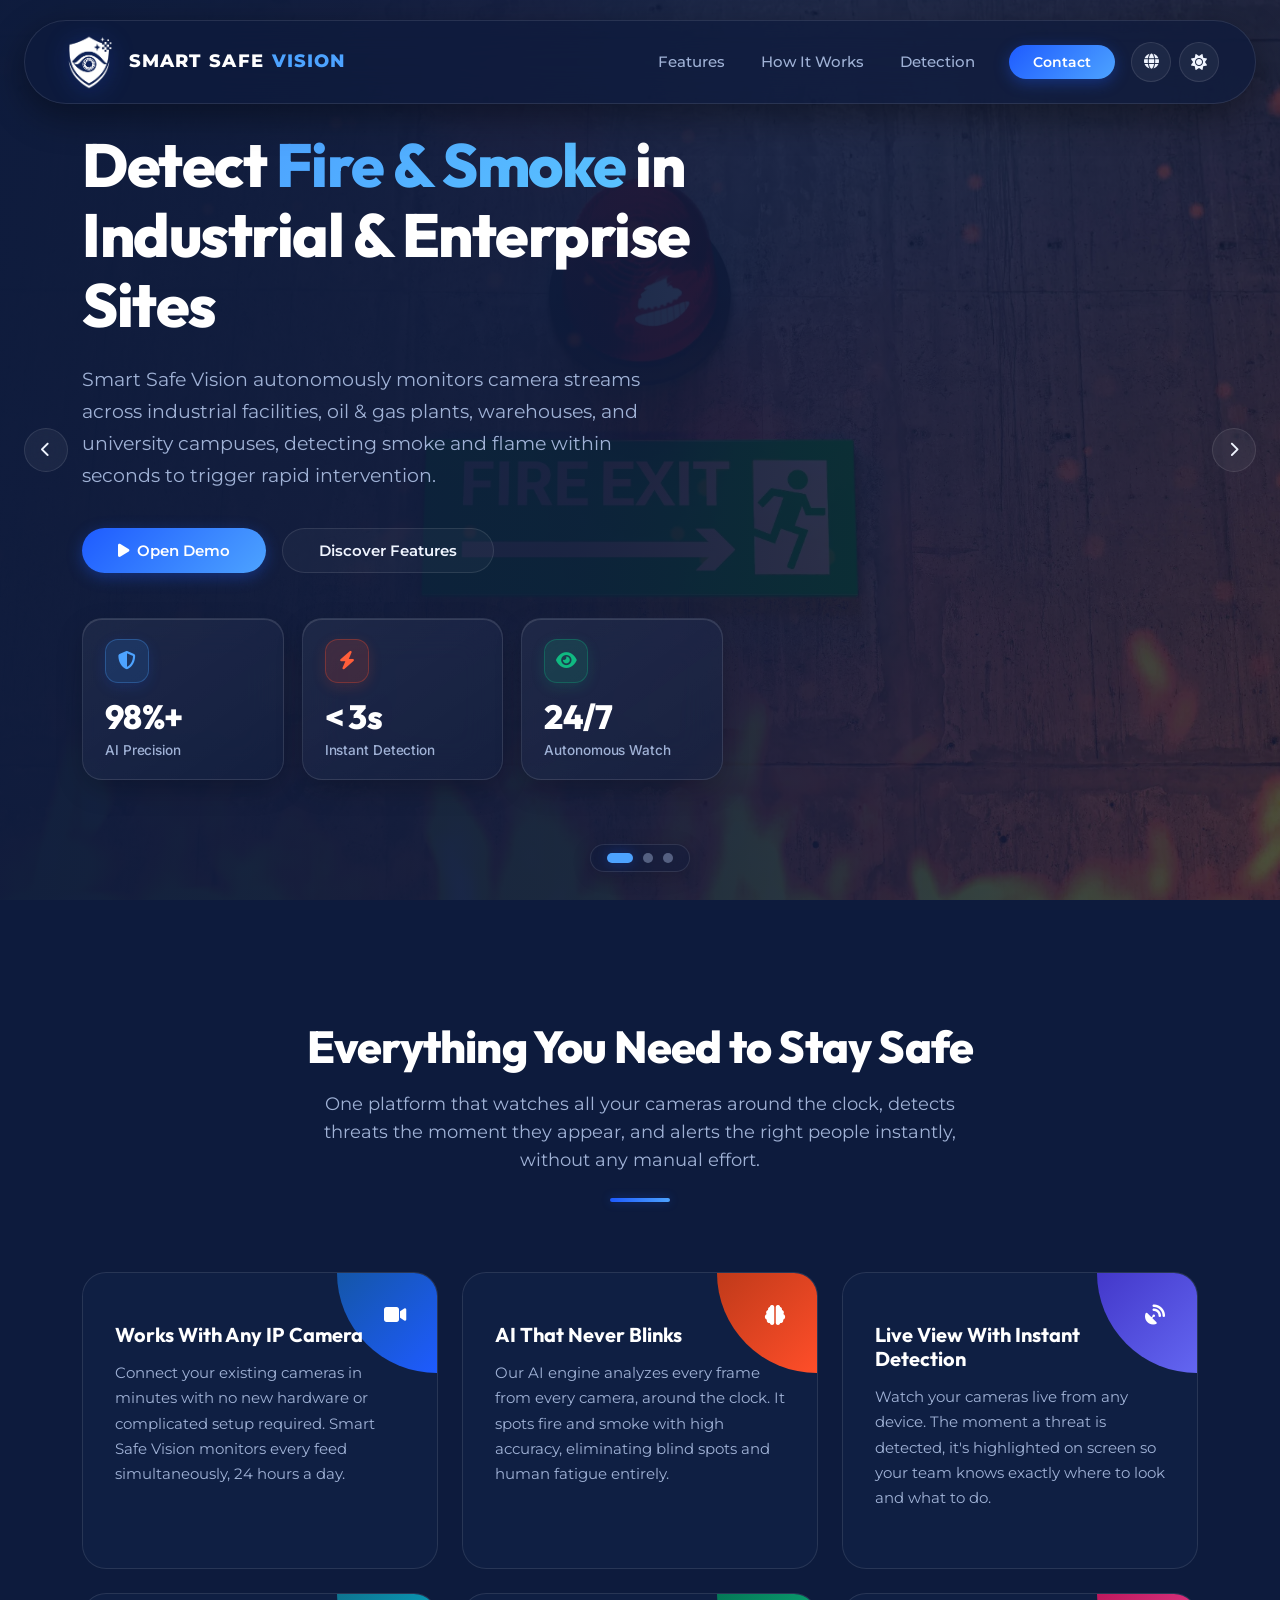
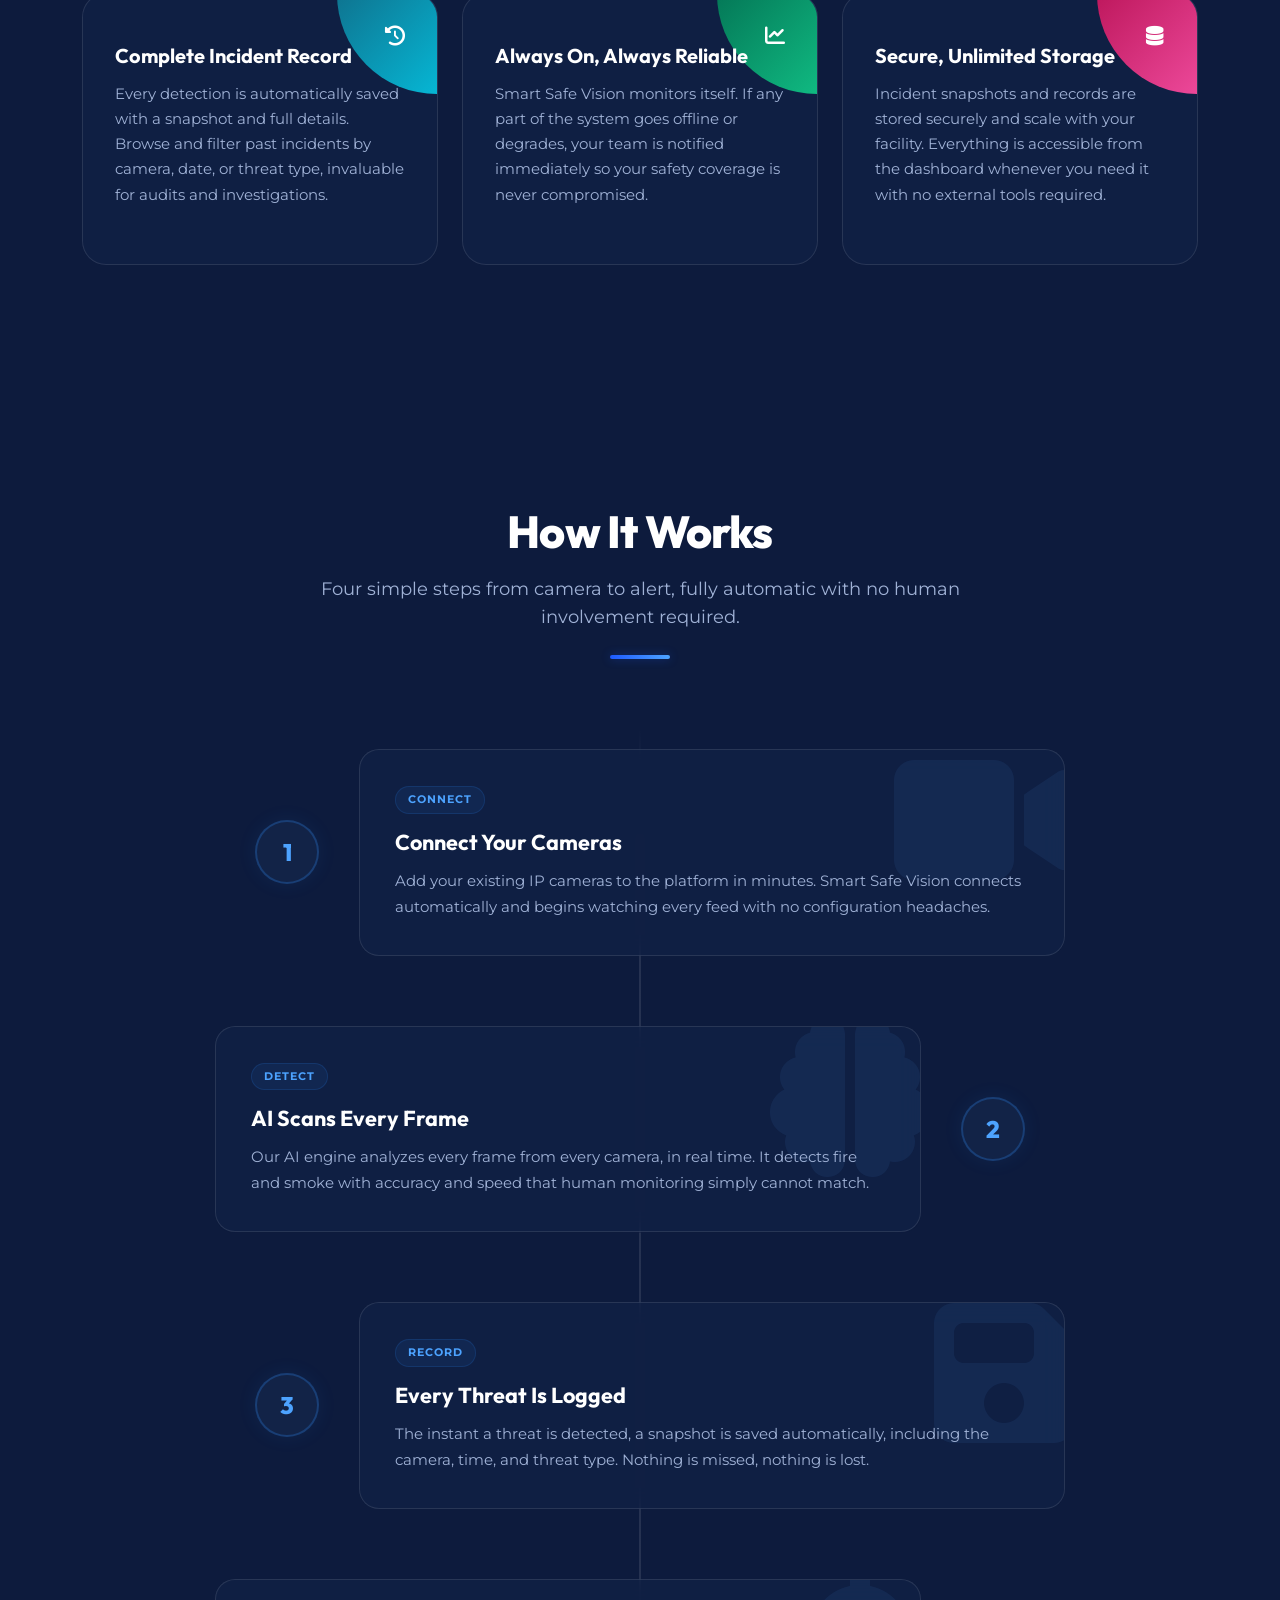
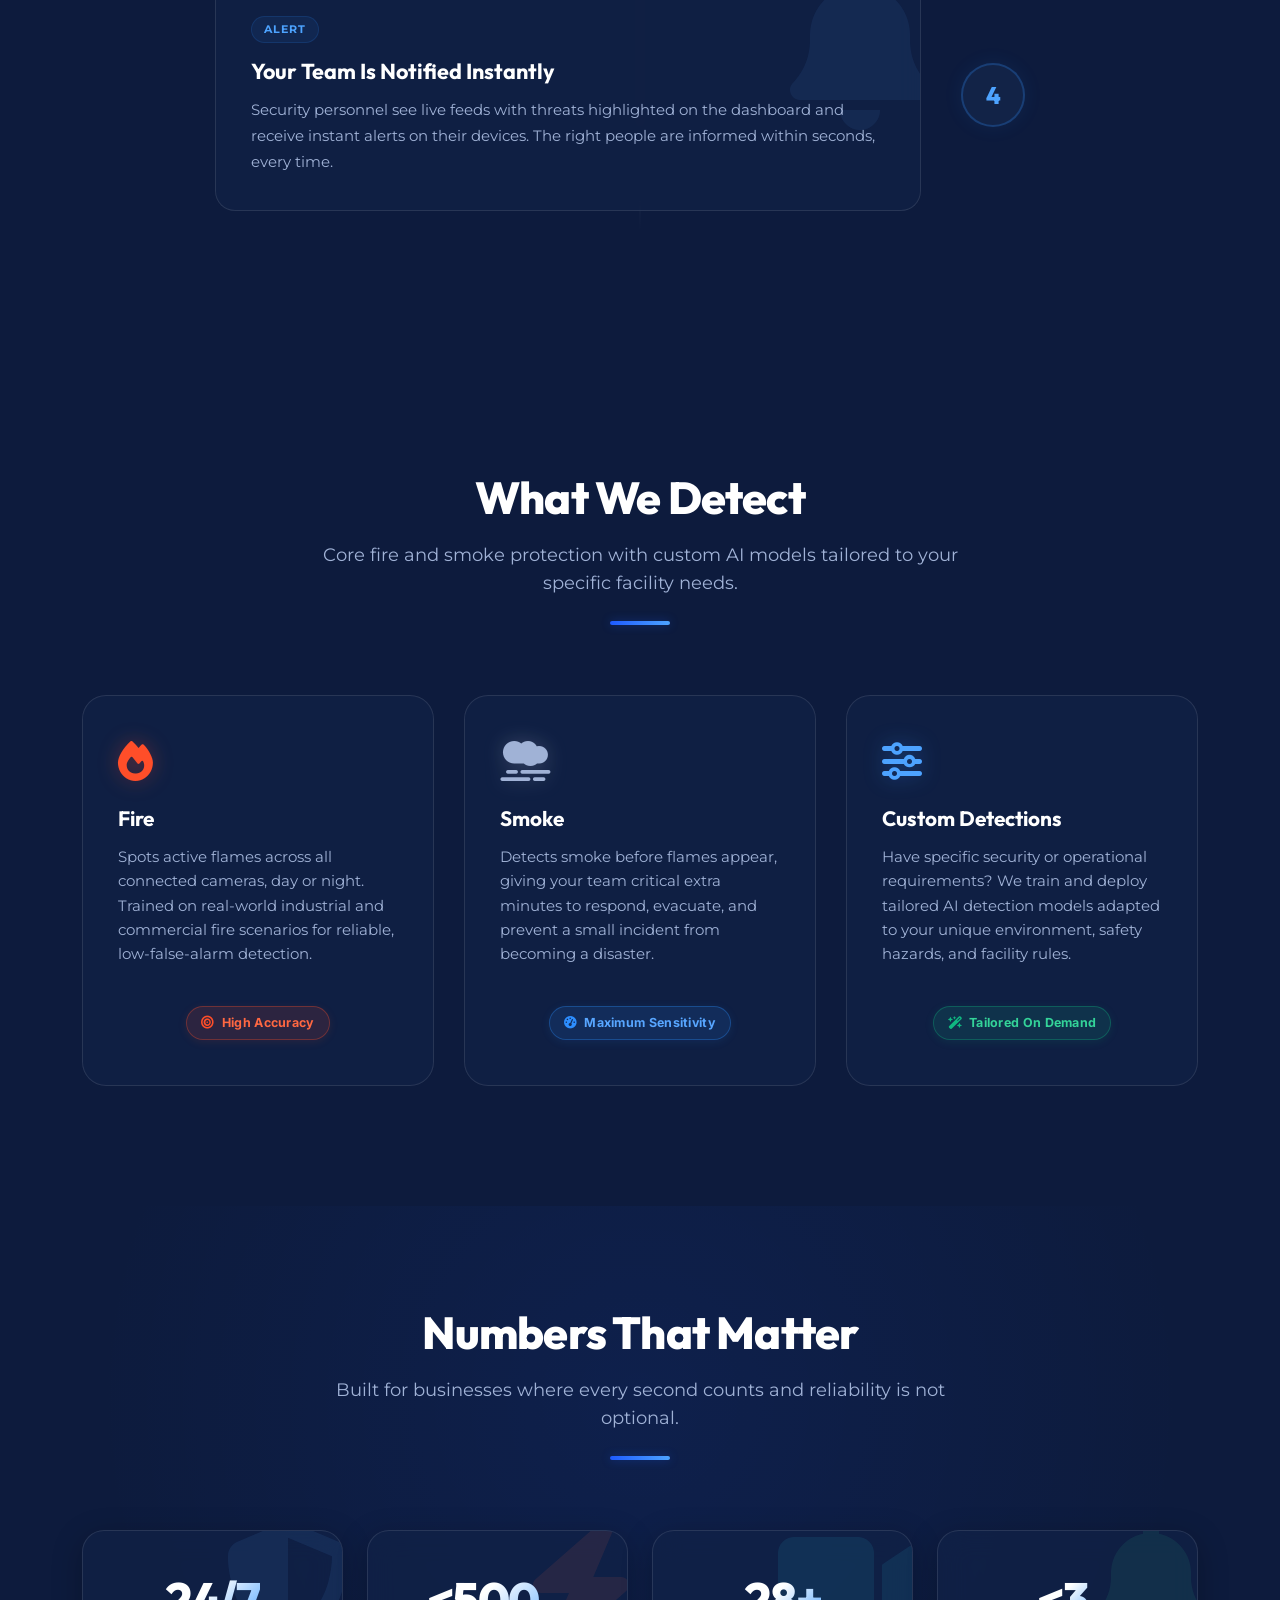
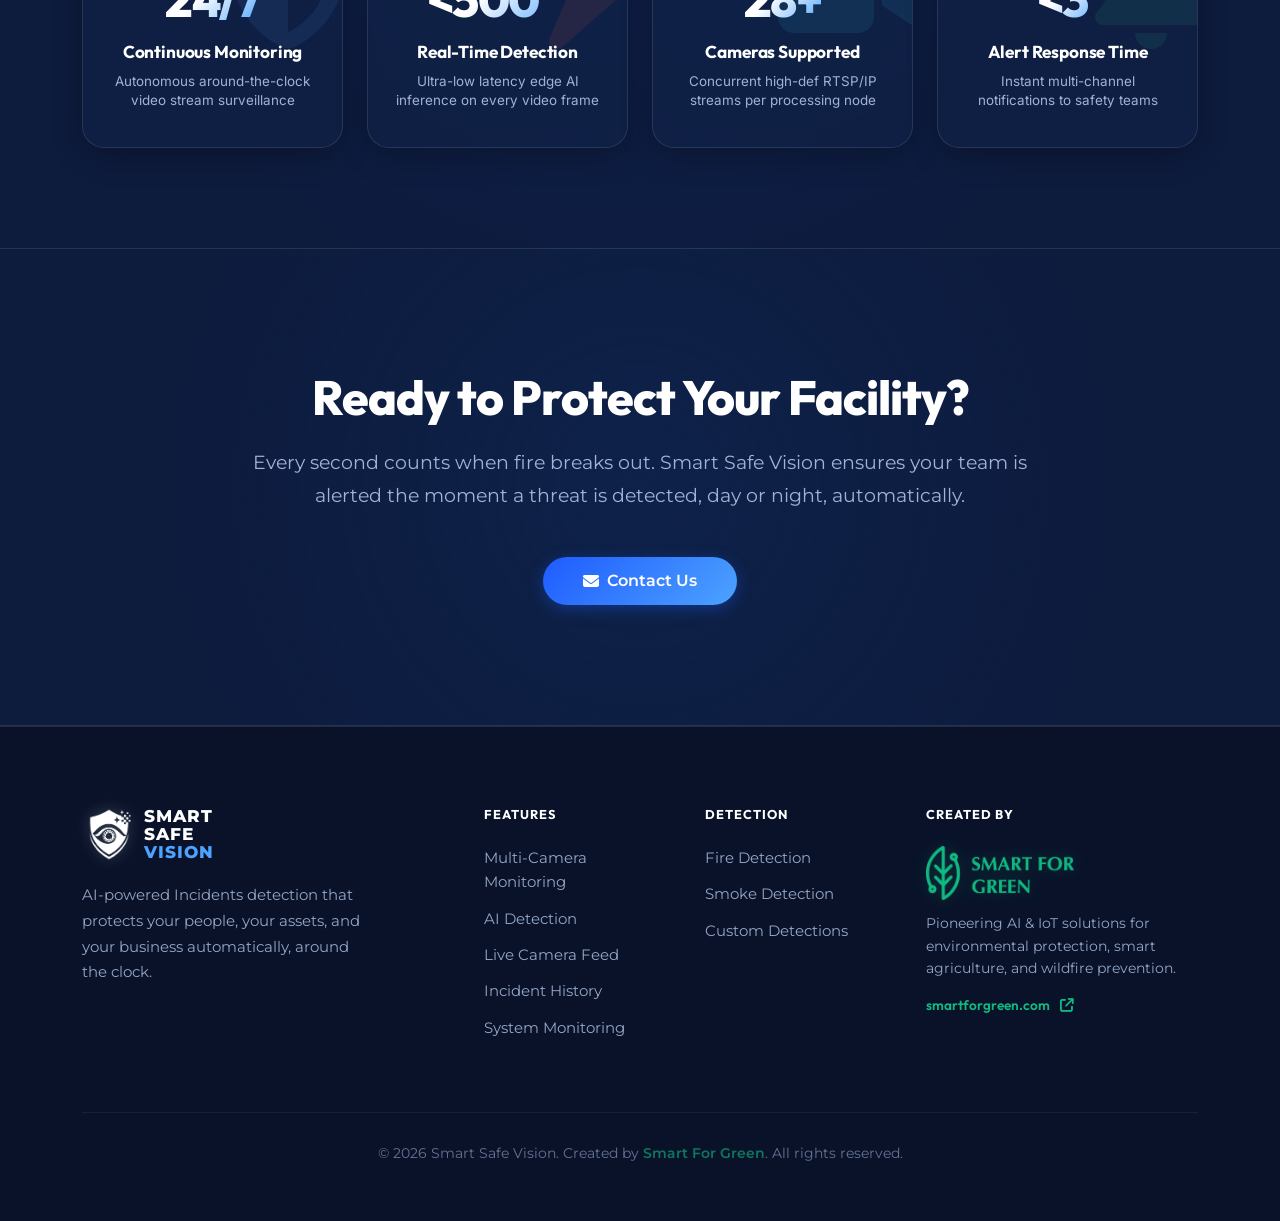
<file: index.html>
<!DOCTYPE html>
<html lang="en">
<head>
    <meta charset="UTF-8">
    <meta name="viewport" content="width=device-width, initial-scale=1.0">
    <title>Smart Safe Vision - AI Fire & Smoke Detection</title>
    <link href="https://cdn.jsdelivr.net/npm/bootstrap@5.3.0/dist/css/bootstrap.min.css" rel="stylesheet">
    <link href="https://cdnjs.cloudflare.com/ajax/libs/font-awesome/6.4.0/css/all.min.css" rel="stylesheet">
    <link href="https://fonts.googleapis.com/css2?family=Montserrat:ital,wght@0,400;0,500;0,600;0,700;0,800;1,400;1,600&family=Inter:wght@300;400;500;600;700&family=Outfit:wght@400;500;600;700;800&display=swap" rel="stylesheet">
    <link rel="icon" type="image/png" href="img/favicon.ico">

    <link rel="stylesheet" href="css/styles.css">
    <script>(function(){const t=localStorage.getItem('theme')||'dark';document.documentElement.setAttribute('data-theme',t);})();</script>
</head>
<body class="loading">

    <!-- Page Preloader / Spinner with Centered Logo -->
    <div id="page-loader" class="page-loader" aria-hidden="true">
        <div class="loader-content">
            <div class="loader-spinner-wrapper">
                <div class="loader-spinner"></div>
                <div class="loader-logo-wrap">
                    <img src="img/brand-icon.png" alt="Smart Safe Vision" class="loader-logo">
                </div>
            </div>
        </div>
    </div>

    <!-- Navigation -->
    <nav class="navbar navbar-expand-lg fixed-top">
        <div class="container">
            <a class="navbar-brand" href="#hero">
                <img src="img/brand-icon.png" alt="Smart Safe Vision" class="brand-logo">
                <div class="brand-text-stack">
                    <span class="word-smart">SMART</span>
                    <span class="word-safe">SAFE</span>
                    <span class="word-vision">VISION</span>
                </div>
            </a>

            <div class="collapse navbar-collapse" id="navbarNav">
                <ul class="navbar-nav ms-auto">
                    <li class="nav-item"><a class="nav-link" href="#features">Features</a></li>
                    <li class="nav-item"><a class="nav-link" href="#how-it-works">How It Works</a></li>
                    <li class="nav-item"><a class="nav-link" href="#detections">Detection</a></li>
                </ul>
                <a href="#" onclick="openContactModal(); return false;" class="btn-nav-primary ms-lg-3 my-2 my-lg-0">Contact</a>
                <div class="d-none d-lg-flex align-items-center gap-2 ms-lg-3 my-2 my-lg-0">
                    <div class="dropdown lang-dropdown">
                        <button class="lang-toggle-btn dropdown-toggle" type="button" id="langDropdown" data-bs-toggle="dropdown" aria-expanded="false" aria-label="Select Language" title="Select Language">
                            <i class="fas fa-globe"></i>
                        </button>
                        <ul class="dropdown-menu dropdown-menu-end lang-dropdown-menu" aria-labelledby="langDropdown">
                            <li>
                                <a class="dropdown-item lang-item active" href="index.html">
                                    <span class="lang-name">English</span>
                                    <i class="fas fa-check lang-check"></i>
                                </a>
                            </li>
                            <li>
                                <a class="dropdown-item lang-item" href="fr.html">
                                    <span class="lang-name">Français</span>
                                    <i class="fas fa-check lang-check"></i>
                                </a>
                            </li>
                        </ul>
                    </div>
                    <button class="theme-toggle-btn" onclick="toggleTheme()" aria-label="Toggle Theme">
                        <i class="fas fa-sun theme-icon-sync" id="theme-icon"></i>
                    </button>
                </div>
            </div>
        </div>
    </nav>

    <!-- Mobile Floating Bottom Dock (Bottom Center of Screen) -->
    <div class="mobile-bottom-dock">
        <div class="dropdown lang-dropdown dropup">
            <button class="lang-toggle-btn dropdown-toggle" type="button" id="mobileLangDropdown" data-bs-toggle="dropdown" aria-expanded="false" aria-label="Select Language" title="Select Language">
                <i class="fas fa-globe"></i>
            </button>
            <ul class="dropdown-menu lang-dropdown-menu" aria-labelledby="mobileLangDropdown">
                <li>
                    <a class="dropdown-item lang-item active" href="index.html">
                        <span class="lang-name">English</span>
                        <i class="fas fa-check lang-check"></i>
                    </a>
                </li>
                <li>
                    <a class="dropdown-item lang-item" href="fr.html">
                        <span class="lang-name">Français</span>
                        <i class="fas fa-check lang-check"></i>
                    </a>
                </li>
            </ul>
        </div>

        <button class="theme-toggle-btn" onclick="toggleTheme()" aria-label="Toggle Theme">
            <i class="fas fa-sun theme-icon-sync"></i>
        </button>

        <button class="navbar-toggler mobile-dock-toggler" type="button" data-bs-toggle="collapse" data-bs-target="#navbarNav" aria-controls="navbarNav" aria-expanded="false" aria-label="Toggle navigation">
            <i class="fas fa-bars"></i>
        </button>
    </div>

    <!-- Hero Carousel -->
    <section class="hero" id="hero">
        <div id="heroCarousel" class="carousel slide carousel-fade hero-carousel" data-bs-ride="carousel" data-bs-interval="7000" data-bs-pause="hover">
            
            <!-- Indicators / Centered Small Dots -->
            <div class="hero-indicators-container">
                <div class="hero-indicators-inner">
                    <div class="carousel-indicators hero-indicators">
                        <button type="button" data-bs-target="#heroCarousel" data-bs-slide-to="0" class="active" aria-current="true" aria-label="Slide 1"></button>
                        <button type="button" data-bs-target="#heroCarousel" data-bs-slide-to="1" aria-label="Slide 2"></button>
                        <button type="button" data-bs-target="#heroCarousel" data-bs-slide-to="2" aria-label="Slide 3"></button>
                    </div>
                </div>
            </div>

            <div class="carousel-inner">
                <!-- Slide 1: AI Fire & Smoke Detection -->
                <div class="carousel-item active">
                    <div class="hero-slide">
                        <div class="hero-slide-bg" style="background-image: url('img/hero-1.webp');"></div>
                        <div class="hero-slide-overlay"></div>
                        <div class="container position-relative">
                            <div class="row">
                                <div class="col-lg-8 col-xl-7">
                                    <div class="hero-content">
                                        <h1>Detect <span>Fire & Smoke</span> in Industrial & Enterprise Sites</h1>
                                        <p>Smart Safe Vision autonomously monitors camera streams across industrial facilities, oil & gas plants, warehouses, and university campuses, detecting smoke and flame within seconds to trigger rapid intervention.</p>

                                        <div class="d-flex gap-3 flex-wrap hero-actions">
                                            <button type="button" class="btn-nav-primary" onclick="openDemoModal()">
                                                <i class="fas fa-play me-2"></i>Open Demo
                                            </button>
                                            <a href="#features" class="btn-outline-light d-flex align-items-center">
                                                Discover Features
                                            </a>
                                        </div>

                                        <div class="hero-stats">
                                            <div class="hero-stat">
                                                <span class="stat-icon-wrap blue"><i class="fas fa-shield-halved"></i></span>
                                                <div class="stat-value">98%+</div>
                                                <div class="stat-caption">AI Precision</div>
                                            </div>
                                            <div class="hero-stat">
                                                <span class="stat-icon-wrap ember"><i class="fas fa-bolt"></i></span>
                                                <div class="stat-value">&lt; 3s</div>
                                                <div class="stat-caption">Instant Detection</div>
                                            </div>
                                            <div class="hero-stat">
                                                <span class="stat-icon-wrap emerald"><i class="fas fa-eye"></i></span>
                                                <div class="stat-value">24/7</div>
                                                <div class="stat-caption">Autonomous Watch</div>
                                            </div>
                                        </div>
                                    </div>
                                </div>
                            </div>
                        </div>
                    </div>
                </div>

                <!-- Slide 2: Real-time Web & Mobile Alerts -->
                <div class="carousel-item">
                    <div class="hero-slide">
                        <div class="hero-slide-bg" style="background-image: url('img/hero-2.webp');"></div>
                        <div class="hero-slide-overlay"></div>
                        <div class="container position-relative">
                            <div class="row">
                                <div class="col-lg-8 col-xl-7">
                                    <div class="hero-content">
                                        <h1>Real-Time <span>Smart Alerts</span> on Web & Android</h1>
                                        <p>Eliminate critical response delays. The moment fire or smoke is detected, safety managers receive instant push notifications on Android, live video feeds, and real-time incident tracking directly on their web dashboard.</p>

                                        <div class="d-flex gap-3 flex-wrap hero-actions">
                                            <a href="#how-it-works" class="btn-nav-primary btn-accent">
                                                <i class="fas fa-bell me-2"></i>Explore Alerts
                                            </a>
                                            <button type="button" class="btn-outline-light d-flex align-items-center" onclick="openContactModal()">
                                                Request Trial
                                            </button>
                                        </div>

                                        <div class="hero-stats">
                                            <div class="hero-stat">
                                                <span class="stat-icon-wrap ember"><i class="fas fa-bell"></i></span>
                                                <div class="stat-value">&lt; 3s</div>
                                                <div class="stat-caption">Alert Dispatch</div>
                                            </div>
                                            <div class="hero-stat">
                                                <span class="stat-icon-wrap cyan"><i class="fab fa-android"></i></span>
                                                <div class="stat-value">Instant</div>
                                                <div class="stat-caption">Android Push & Web Feed</div>
                                            </div>
                                            <div class="hero-stat">
                                                <span class="stat-icon-wrap blue"><i class="fas fa-filter"></i></span>
                                                <div class="stat-value">90%</div>
                                                <div class="stat-caption">Fewer False Alarms</div>
                                            </div>
                                        </div>
                                    </div>
                                </div>
                            </div>
                        </div>
                    </div>
                </div>

                <!-- Slide 3: Universal IP Camera Integration -->
                <div class="carousel-item">
                    <div class="hero-slide">
                        <div class="hero-slide-bg" style="background-image: url('img/hero-3.webp');"></div>
                        <div class="hero-slide-overlay"></div>
                        <div class="container position-relative">
                            <div class="row">
                                <div class="col-lg-8 col-xl-7">
                                    <div class="hero-content">
                                        <h1>Connect Any Existing <span>CCTV Camera</span> via RTSP</h1>
                                        <p>Seamlessly connect standard IP and CCTV cameras across your facilities via secure RTSP streams for unified, enterprise-grade AI fire and smoke monitoring.</p>

                                        <div class="d-flex gap-3 flex-wrap hero-actions">
                                            <a href="#detections" class="btn-nav-primary">
                                                <i class="fas fa-video me-2"></i>View Live Grid
                                            </a>
                                            <button type="button" class="btn-outline-light d-flex align-items-center" onclick="openDemoModal()">
                                                Watch Demo
                                            </button>
                                        </div>

                                        <div class="hero-stats">
                                            <div class="hero-stat">
                                                <span class="stat-icon-wrap emerald"><i class="fas fa-video"></i></span>
                                                <div class="stat-value">RTSP</div>
                                                <div class="stat-caption">Universal Standard</div>
                                            </div>
                                            <div class="hero-stat">
                                                <span class="stat-icon-wrap blue"><i class="fas fa-network-wired"></i></span>
                                                <div class="stat-value">60+</div>
                                                <div class="stat-caption">Concurrent Streams</div>
                                            </div>
                                            <div class="hero-stat">
                                                <span class="stat-icon-wrap amber"><i class="fas fa-bolt"></i></span>
                                                <div class="stat-value">&lt; 5 min</div>
                                                <div class="stat-caption">Fast Integration</div>
                                            </div>
                                        </div>
                                    </div>
                                </div>
                            </div>
                        </div>
                    </div>
                </div>
            </div>

            <!-- Floating Modern Nav Controls -->
            <button class="carousel-control-prev hero-nav-btn" type="button" data-bs-target="#heroCarousel" data-bs-slide="prev" aria-label="Previous Slide">
                <i class="fas fa-chevron-left"></i>
            </button>
            <button class="carousel-control-next hero-nav-btn" type="button" data-bs-target="#heroCarousel" data-bs-slide="next" aria-label="Next Slide">
                <i class="fas fa-chevron-right"></i>
            </button>
        </div>
    </section>

    <!-- Features -->
    <section class="features" id="features">
        <div class="container">
            <div class="section-title fade-in">
                <h2>Everything You Need to Stay Safe</h2>
                <p>One platform that watches all your cameras around the clock, detects threats the moment they appear, and alerts the right people instantly, without any manual effort.</p>
                <div class="title-line"></div>
            </div>

            <div class="row g-4">
                <div class="col-lg-4 col-md-6">
                    <div class="feature-card fade-in">
                        <div class="feature-icon camera"><i class="fas fa-video"></i></div>
                        <h4>Works With Any IP Camera</h4>
                        <p>Connect your existing cameras in minutes with no new hardware or complicated setup required. Smart Safe Vision monitors every feed simultaneously, 24 hours a day.</p>
                    </div>
                </div>
                <div class="col-lg-4 col-md-6">
                    <div class="feature-card fade-in">
                        <div class="feature-icon ai"><i class="fas fa-brain"></i></div>
                        <h4>AI That Never Blinks</h4>
                        <p>Our AI engine analyzes every frame from every camera, around the clock. It spots fire and smoke with high accuracy, eliminating blind spots and human fatigue entirely.</p>
                    </div>
                </div>
                <div class="col-lg-4 col-md-6">
                    <div class="feature-card fade-in">
                        <div class="feature-icon realtime"><i class="fas fa-satellite-dish"></i></div>
                        <h4>Live View With Instant Detection</h4>
                        <p>Watch your cameras live from any device. The moment a threat is detected, it's highlighted on screen so your team knows exactly where to look and what to do.</p>
                    </div>
                </div>
                <div class="col-lg-4 col-md-6">
                    <div class="feature-card fade-in">
                        <div class="feature-icon history"><i class="fas fa-history"></i></div>
                        <h4>Complete Incident Record</h4>
                        <p>Every detection is automatically saved with a snapshot and full details. Browse and filter past incidents by camera, date, or threat type, invaluable for audits and investigations.</p>
                    </div>
                </div>
                <div class="col-lg-4 col-md-6">
                    <div class="feature-card fade-in">
                        <div class="feature-icon monitoring"><i class="fas fa-chart-line"></i></div>
                        <h4>Always On, Always Reliable</h4>
                        <p>Smart Safe Vision monitors itself. If any part of the system goes offline or degrades, your team is notified immediately so your safety coverage is never compromised.</p>
                    </div>
                </div>
                <div class="col-lg-4 col-md-6">
                    <div class="feature-card fade-in">
                        <div class="feature-icon storage"><i class="fas fa-database"></i></div>
                        <h4>Secure, Unlimited Storage</h4>
                        <p>Incident snapshots and records are stored securely and scale with your facility. Everything is accessible from the dashboard whenever you need it with no external tools required.</p>
                    </div>
                </div>
            </div>
        </div>
    </section>

    <!-- How It Works -->
    <section class="how-it-works" id="how-it-works">
        <div class="container">
            <div class="section-title fade-in">
                <h2>How It Works</h2>
                <p>Four simple steps from camera to alert, fully automatic with no human involvement required.</p>
                <div class="title-line"></div>
            </div>

            <div class="process-container">
                <div class="process-step fade-in">
                    <div class="step-number">1</div>
                    <div class="step-card">
                        <i class="fas fa-video bg-icon"></i>
                        <div class="step-card-content">
                            <span class="step-tag">Connect</span>
                            <h4>Connect Your Cameras</h4>
                            <p>Add your existing IP cameras to the platform in minutes. Smart Safe Vision connects automatically and begins watching every feed with no configuration headaches.</p>
                        </div>
                    </div>
                </div>
                <div class="process-step fade-in">
                    <div class="step-number">2</div>
                    <div class="step-card">
                        <i class="fas fa-brain bg-icon"></i>
                        <div class="step-card-content">
                            <span class="step-tag">Detect</span>
                            <h4>AI Scans Every Frame</h4>
                            <p>Our AI engine analyzes every frame from every camera, in real time. It detects fire and smoke with accuracy and speed that human monitoring simply cannot match.</p>
                        </div>
                    </div>
                </div>
                <div class="process-step fade-in">
                    <div class="step-number">3</div>
                    <div class="step-card">
                        <i class="fas fa-save bg-icon"></i>
                        <div class="step-card-content">
                            <span class="step-tag">Record</span>
                            <h4>Every Threat Is Logged</h4>
                            <p>The instant a threat is detected, a snapshot is saved automatically, including the camera, time, and threat type. Nothing is missed, nothing is lost.</p>
                        </div>
                    </div>
                </div>
                <div class="process-step fade-in">
                    <div class="step-number">4</div>
                    <div class="step-card">
                        <i class="fas fa-bell bg-icon"></i>
                        <div class="step-card-content">
                            <span class="step-tag">Alert</span>
                            <h4>Your Team Is Notified Instantly</h4>
                            <p>Security personnel see live feeds with threats highlighted on the dashboard and receive instant alerts on their devices. The right people are informed within seconds, every time.</p>
                        </div>
                    </div>
                </div>
            </div>
        </div>
    </section>

    <!-- Detection Capabilities -->
    <section class="detections" id="detections">
        <div class="container">
            <div class="det-content">
                <div class="section-title fade-in">
                    <h2>What We Detect</h2>
                    <p>Core fire and smoke protection with custom AI models tailored to your specific facility needs.</p>
                    <div class="title-line"></div>
                </div>

                <div class="det-grid">
                    <div class="det-item fire fade-in">
                        <i class="fas fa-fire"></i>
                        <h5>Fire</h5>
                        <p>Spots active flames across all connected cameras, day or night. Trained on real-world industrial and commercial fire scenarios for reliable, low-false-alarm detection.</p>
                        <span class="det-threshold"><i class="fas fa-bullseye"></i> High Accuracy</span>
                    </div>
                    <div class="det-item smoke fade-in">
                        <i class="fas fa-smog"></i>
                        <h5>Smoke</h5>
                        <p>Detects smoke before flames appear, giving your team critical extra minutes to respond, evacuate, and prevent a small incident from becoming a disaster.</p>
                        <span class="det-threshold"><i class="fas fa-gauge-high"></i> Maximum Sensitivity</span>
                    </div>
                    <div class="det-item custom fade-in">
                        <i class="fas fa-sliders-h"></i>
                        <h5>Custom Detections</h5>
                        <p>Have specific security or operational requirements? We train and deploy tailored AI detection models adapted to your unique environment, safety hazards, and facility rules.</p>
                        <span class="det-threshold"><i class="fas fa-wand-magic-sparkles"></i> Tailored On Demand</span>
                    </div>
                </div>
            </div>
        </div>
    </section>

    <!-- Stats -->
    <section class="stats" id="stats">
        <div class="container">
            <div class="section-title fade-in">
                <h2>Numbers That Matter</h2>
                <p>Built for businesses where every second counts and reliability is not optional.</p>
                <div class="title-line"></div>
            </div>

            <div class="stats-grid">
                <div class="stat-item blue fade-in">
                    <i class="fas fa-shield-halved bg-icon"></i>
                    <span class="stat-number">24/7</span>
                    <div class="stat-label">Continuous Monitoring</div>
                    <p class="stat-desc">Autonomous around-the-clock video stream surveillance</p>
                </div>
                <div class="stat-item ember fade-in">
                    <i class="fas fa-bolt bg-icon"></i>
                    <span class="stat-number">&lt;500<span class="stat-unit">ms</span></span>
                    <div class="stat-label">Real-Time Detection</div>
                    <p class="stat-desc">Ultra-low latency edge AI inference on every video frame</p>
                </div>
                <div class="stat-item cyan fade-in">
                    <i class="fas fa-video bg-icon"></i>
                    <span class="stat-number">60+</span>
                    <div class="stat-label">Cameras Supported</div>
                    <p class="stat-desc">Concurrent high-def RTSP/IP streams per processing node</p>
                </div>
                <div class="stat-item emerald fade-in">
                    <i class="fas fa-bell bg-icon"></i>
                    <span class="stat-number">&lt;3<span class="stat-unit">s</span></span>
                    <div class="stat-label">Alert Response Time</div>
                    <p class="stat-desc">Instant multi-channel notifications to safety teams</p>
                </div>
            </div>
        </div>
    </section>

    <!-- CTA -->
    <section class="cta">
        <div class="container">
            <div class="cta-content fade-in">
                <h2>Ready to Protect Your Facility?</h2>
                <p>Every second counts when fire breaks out. Smart Safe Vision ensures your team is alerted the moment a threat is detected, day or night, automatically.</p>
                <div class="d-flex gap-3 justify-content-center flex-wrap">
                    <a href="#" onclick="openContactModal(); return false;" class="btn-cta-primary d-flex align-items-center">
                        <i class="fas fa-envelope me-2"></i>Contact Us
                    </a>
                </div>
            </div>
        </div>
    </section>

    <!-- Contact Modal -->
    <div id="contactModal" class="demo-overlay" onclick="if(event.target===this)closeContactModal()">
        <div class="demo-modal-content contact-modal-card">
            <div class="modal-glow-bg"></div>
            <button type="button" class="demo-modal-close" onclick="closeContactModal()" aria-label="Close">
                <i class="fas fa-times"></i>
            </button>
            <div class="modal-body-wrapper">
                <div class="modal-header-modern">
                    <div class="modal-header-top">
                        <div class="modal-icon-badge">
                            <i class="fas fa-headset"></i>
                        </div>
                        <h3 class="modal-title-text">Contact Us</h3>
                    </div>
                    <p class="modal-subtitle-text">Get in touch directly with our team for inquiries, consultations, or system deployments.</p>
                </div>
                
                <div class="contact-cards-container">
                    <!-- Email Channel Card -->
                    <a href="mailto:contact@smartforgreen.com" class="contact-info-card">
                        <div class="contact-info-icon email-icon">
                            <i class="fas fa-envelope"></i>
                        </div>
                        <div class="contact-info-text">
                            <span class="contact-info-label">Email Us</span>
                            <span class="contact-info-val">contact@smartforgreen.com</span>
                            <span class="contact-info-desc">Click to send an email directly</span>
                        </div>
                        <div class="contact-info-arrow">
                            <i class="fas fa-arrow-right"></i>
                        </div>
                    </a>

                    <!-- Phone Channel Card -->
                    <a href="tel:+21693267545" class="contact-info-card">
                        <div class="contact-info-icon phone-icon">
                            <i class="fas fa-phone-alt"></i>
                        </div>
                        <div class="contact-info-text">
                            <span class="contact-info-label">Call Us Directly</span>
                            <span class="contact-info-val">+216 93 267 545</span>
                            <span class="contact-info-desc">Mon – Fri, 8:30 AM – 6:00 PM</span>
                        </div>
                        <div class="contact-info-arrow">
                            <i class="fas fa-arrow-right"></i>
                        </div>
                    </a>
                </div>

                <div class="contact-modal-actions">
                    <a href="mailto:contact@smartforgreen.com" class="btn-modal-action btn-email-action">
                        <i class="fas fa-paper-plane me-2"></i>Send Email
                    </a>
                    <a href="tel:+21693267545" class="btn-modal-action btn-phone-action">
                        <i class="fas fa-phone me-2"></i>Call Now
                    </a>
                </div>
            </div>
        </div>
    </div>

    <!-- Footer -->
    <footer class="footer" id="contact">
        <div class="container">
            <div class="footer-content">
                <div class="footer-section">
                    <div class="footer-logo d-flex align-items-center gap-2">
                        <img src="img/brand-icon.png" alt="Smart Safe Vision" style="height: 54px; width: auto; object-fit: contain;">
                        <div class="brand-text-stack">
                            <span class="word-smart">SMART</span>
                            <span class="word-safe">SAFE</span>
                            <span class="word-vision">VISION</span>
                        </div>
                    </div>
                    <p>AI-powered Incidents detection that protects your people, your assets, and your business automatically, around the clock.</p>
                </div>
                <div class="footer-section">
                    <h5>Features</h5>
                    <a href="#features">Multi-Camera Monitoring</a>
                    <a href="#features">AI Detection</a>
                    <a href="#features">Live Camera Feed</a>
                    <a href="#features">Incident History</a>
                    <a href="#features">System Monitoring</a>
                </div>
                <div class="footer-section">
                    <h5>Detection</h5>
                    <a href="#detections">Fire Detection</a>
                    <a href="#detections">Smoke Detection</a>
                    <a href="#detections">Custom Detections</a>
                </div>
                <div class="footer-section footer-creator-section">
                    <h5>Created By</h5>
                    <a href="https://smartforgreen.com/" target="_blank" rel="noopener noreferrer" class="sfg-brand-link" title="Smart For Green">
                        <img src="img/logoSFG.webp" alt="Smart For Green" class="sfg-logo-img">
                    </a>
                    <p class="sfg-desc">Pioneering AI &amp; IoT solutions for environmental protection, smart agriculture, and wildfire prevention.</p>
                    <a href="https://smartforgreen.com/" target="_blank" rel="noopener noreferrer" class="sfg-visit-btn">
                        <span>smartforgreen.com</span>
                        <i class="fas fa-arrow-up-right-from-square ms-1"></i>
                    </a>
                </div>
            </div>
            <div class="footer-bottom">
                <p>&copy; 2026 Smart Safe Vision. Created by <a href="https://smartforgreen.com/" target="_blank" rel="noopener noreferrer" class="footer-creator-link">Smart For Green</a>. All rights reserved.</p>
            </div>
        </div>
    </footer>

    <!-- Demo Video Modal -->
    <div id="demoModal" class="demo-overlay" onclick="if(event.target===this)closeDemoModal()">
        <div class="demo-modal-content demo-modal-card">
            <div class="modal-glow-bg"></div>
            <button type="button" class="demo-modal-close" onclick="closeDemoModal()" aria-label="Close">
                <i class="fas fa-times"></i>
            </button>
            <div class="modal-body-wrapper">
                <div class="modal-header-modern">
                    <div class="modal-header-top">
                        <div class="modal-icon-badge">
                            <i class="fas fa-play"></i>
                        </div>
                        <h3 class="modal-title-text mb-0">Smart Safe Vision in Action</h3>
                    </div>
                    <p class="modal-subtitle-text">Watch how AI scans every camera feed, detects threats in real time, and instantly alerts security personnel.</p>
                </div>

                <div class="modern-video-container">
                    <div class="modern-video-inner">
                        <iframe id="demoVideo" src="https://drive.google.com/file/d/1odQKkL8Tx-RcEfM5dgmcOP65LU9IN4BG/preview" allow="autoplay" allowfullscreen></iframe>
                    </div>
                </div>
            </div>
        </div>
    </div>

    <script src="https://cdn.jsdelivr.net/npm/bootstrap@5.3.0/dist/js/bootstrap.bundle.min.js"></script>
    <script src="js/main.js"></script>
</body>
</html>
</file>
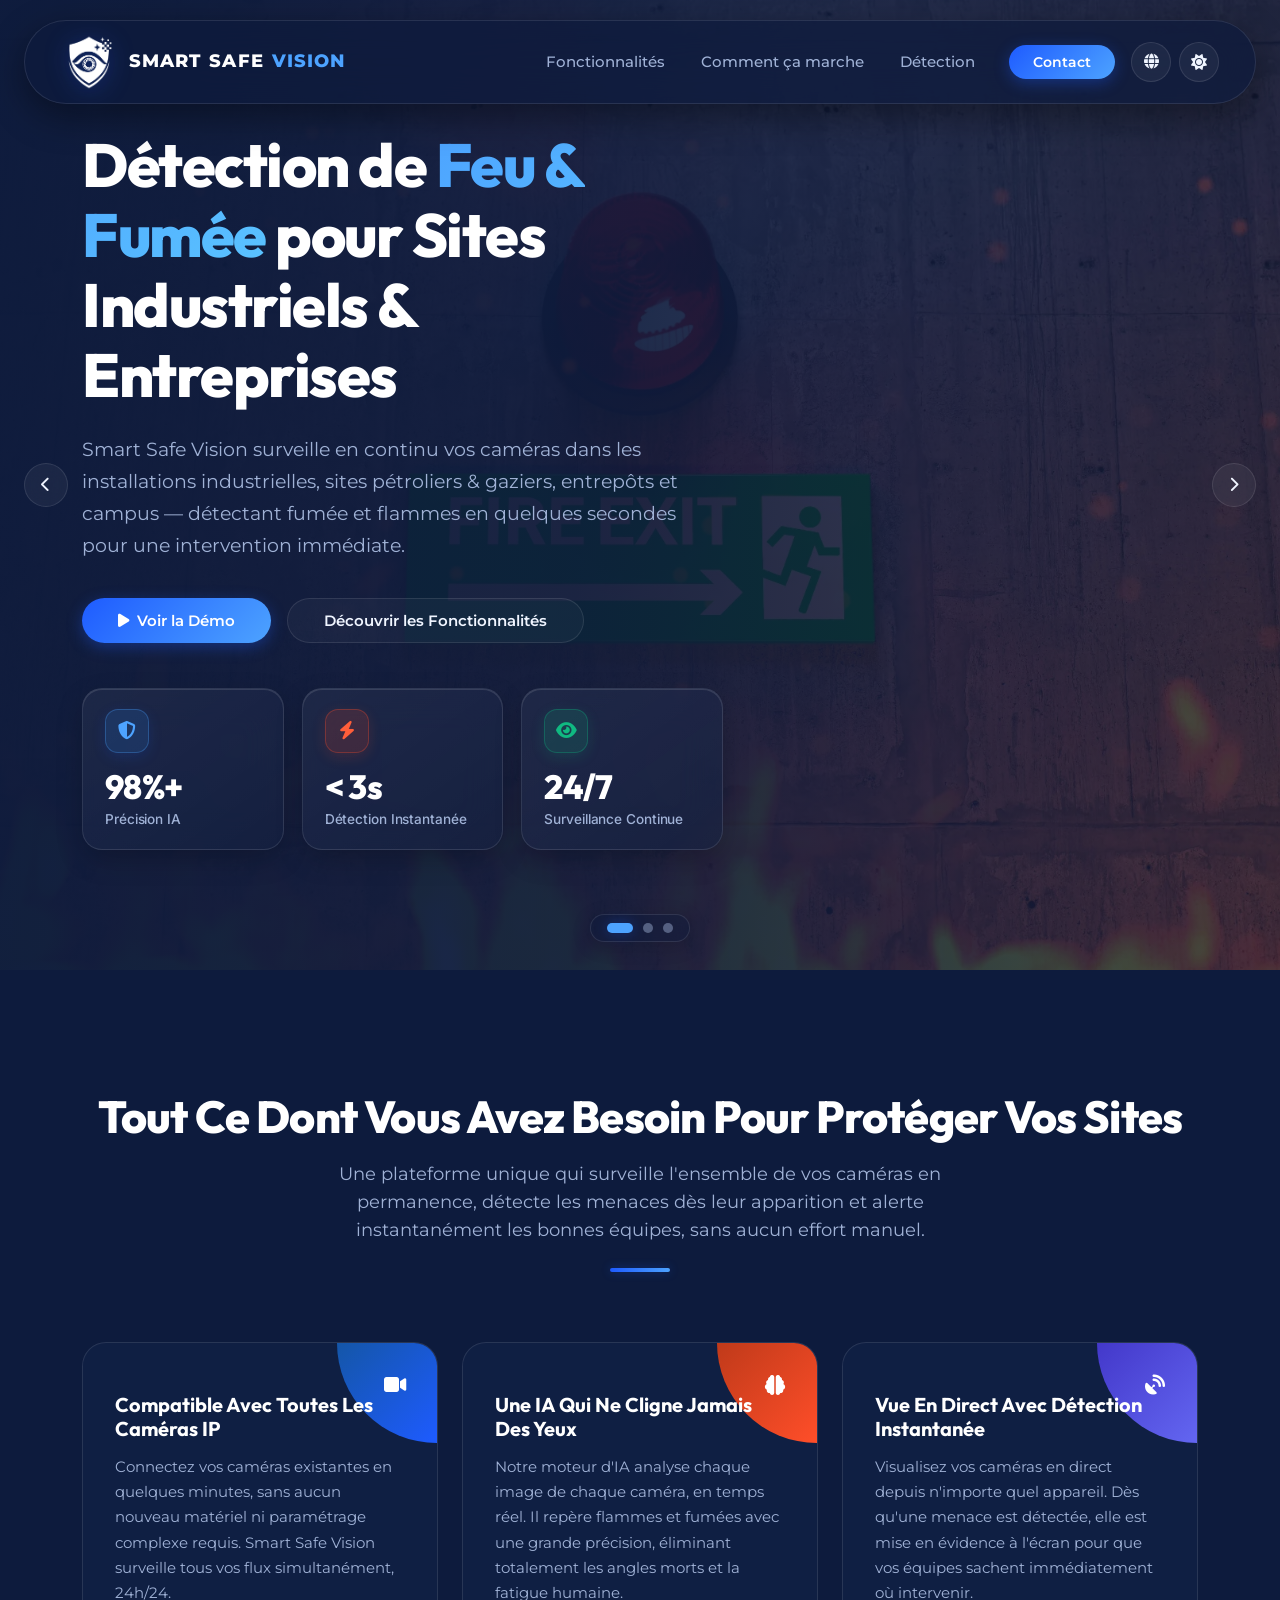
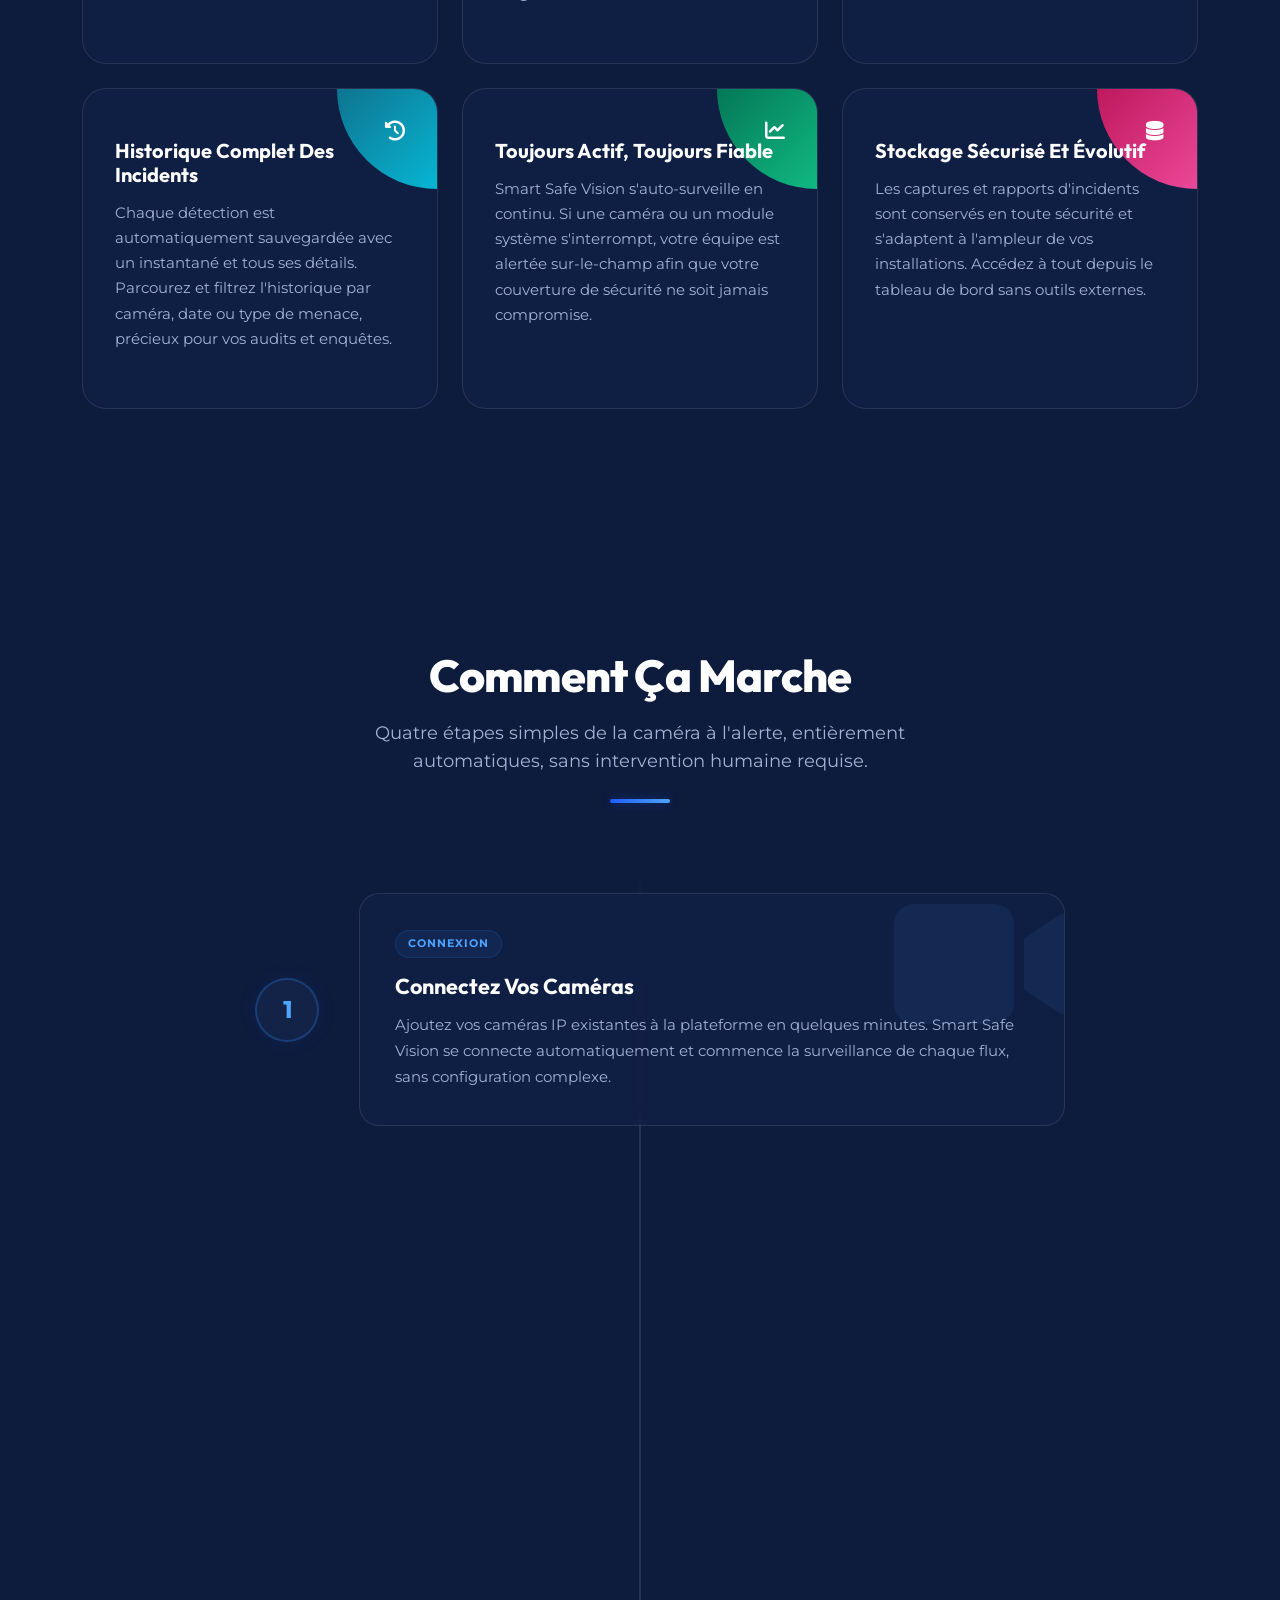
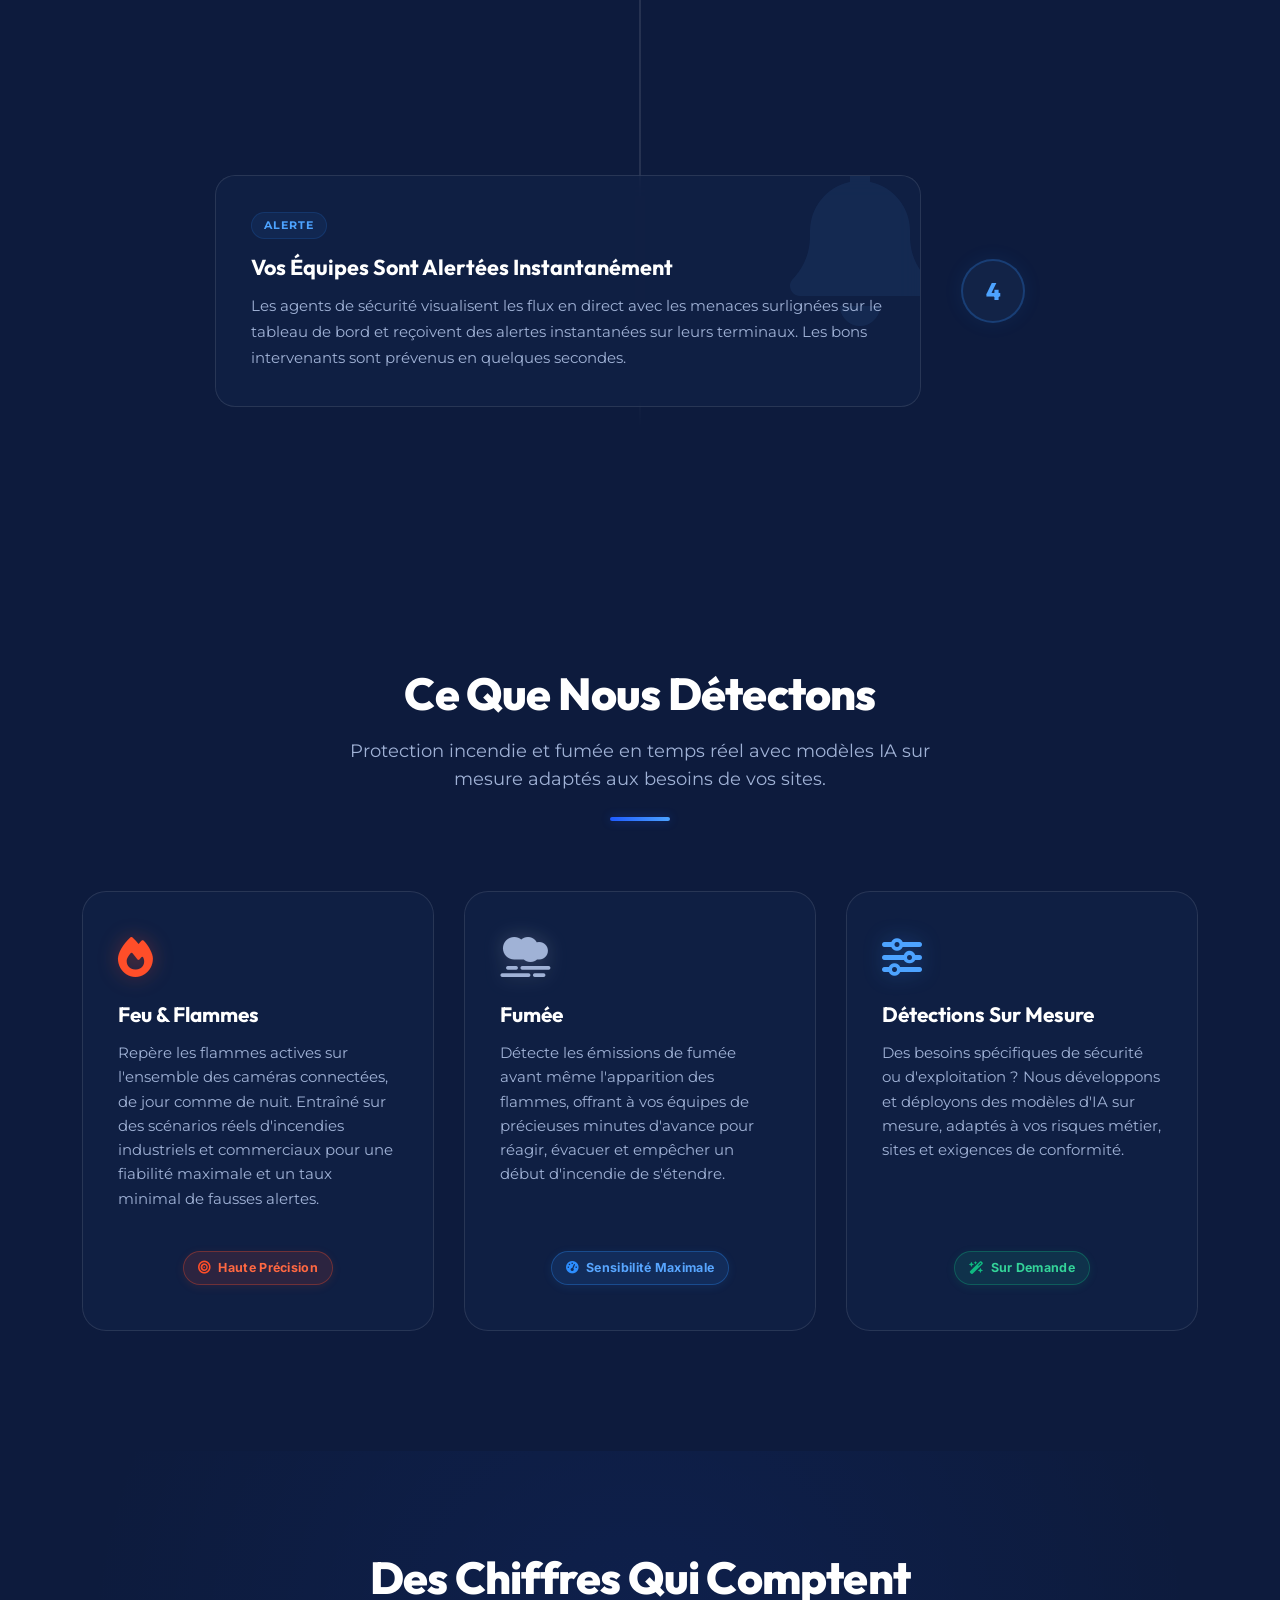
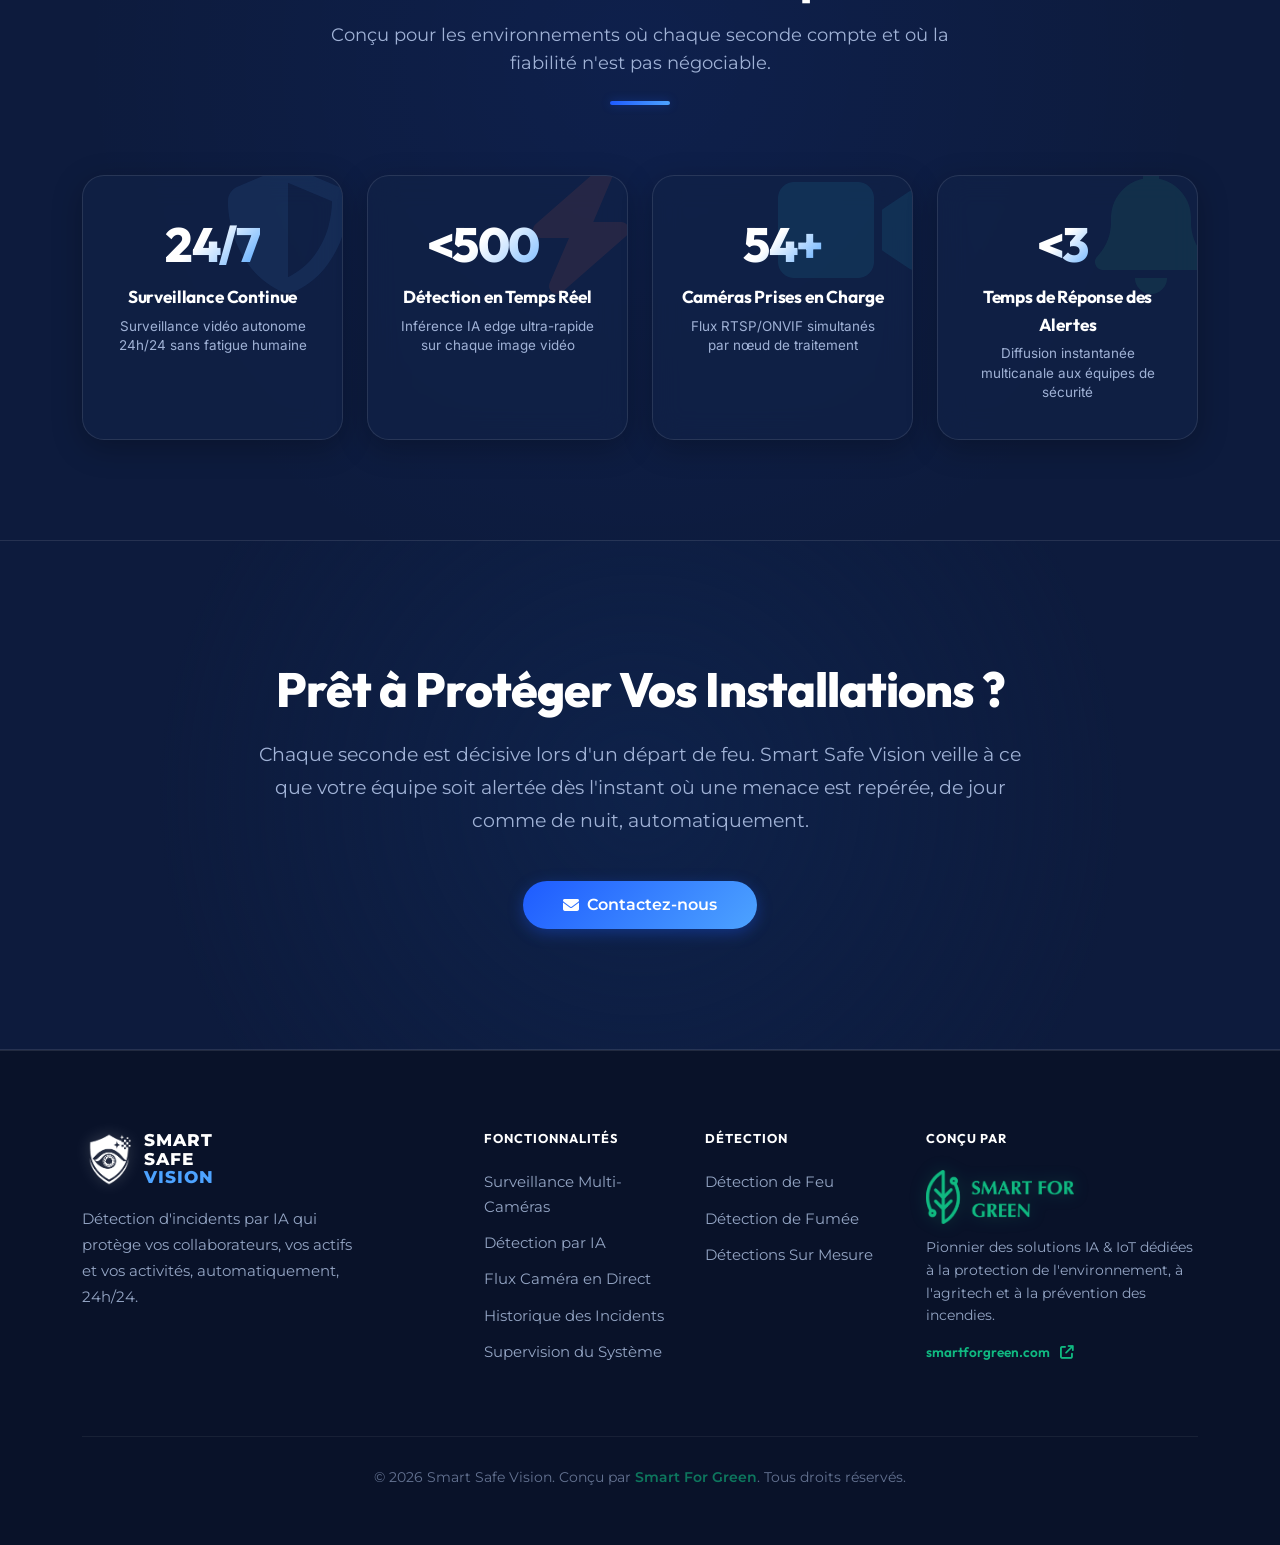
<file: fr.html>
<!DOCTYPE html>
<html lang="fr">
<head>
    <meta charset="UTF-8">
    <meta name="viewport" content="width=device-width, initial-scale=1.0">
    <title>Smart Safe Vision - Détection d'Incendie et de Fumée par IA</title>
    <link href="https://cdn.jsdelivr.net/npm/bootstrap@5.3.0/dist/css/bootstrap.min.css" rel="stylesheet">
    <link href="https://cdnjs.cloudflare.com/ajax/libs/font-awesome/6.4.0/css/all.min.css" rel="stylesheet">
    <link href="https://fonts.googleapis.com/css2?family=Montserrat:ital,wght@0,400;0,500;0,600;0,700;0,800;1,400;1,600&family=Inter:wght@300;400;500;600;700&family=Outfit:wght@400;500;600;700;800&display=swap" rel="stylesheet">
    <link rel="icon" type="image/png" href="img/favicon.ico">

    <link rel="stylesheet" href="css/styles.css">
    <script>(function(){const t=localStorage.getItem('theme')||'dark';document.documentElement.setAttribute('data-theme',t);})();</script>
</head>
<body class="loading">

    <!-- Page Preloader / Spinner with Centered Logo -->
    <div id="page-loader" class="page-loader" aria-hidden="true">
        <div class="loader-content">
            <div class="loader-spinner-wrapper">
                <div class="loader-spinner"></div>
                <div class="loader-logo-wrap">
                    <img src="img/brand-icon.png" alt="Smart Safe Vision" class="loader-logo">
                </div>
            </div>
            <div class="loader-text-stack">
                <span class="word-smart">SMART</span>
                <span class="word-safe">SAFE</span>
                <span class="word-vision">VISION</span>
            </div>
        </div>
    </div>

    <!-- Navigation -->
    <nav class="navbar navbar-expand-lg fixed-top">
        <div class="container">
            <a class="navbar-brand" href="#hero">
                <img src="img/brand-icon.png" alt="Smart Safe Vision" class="brand-logo">
                <div class="brand-text-stack">
                    <span class="word-smart">SMART</span>
                    <span class="word-safe">SAFE</span>
                    <span class="word-vision">VISION</span>
                </div>
            </a>

            <div class="collapse navbar-collapse" id="navbarNav">
                <ul class="navbar-nav ms-auto">
                    <li class="nav-item"><a class="nav-link" href="#features">Fonctionnalités</a></li>
                    <li class="nav-item"><a class="nav-link" href="#how-it-works">Comment ça marche</a></li>
                    <li class="nav-item"><a class="nav-link" href="#detections">Détection</a></li>
                </ul>
                <a href="#" onclick="openContactModal(); return false;" class="btn-nav-primary ms-lg-3 my-2 my-lg-0">Contact</a>
                <div class="d-none d-lg-flex align-items-center gap-2 ms-lg-3 my-2 my-lg-0">
                    <div class="dropdown lang-dropdown">
                        <button class="lang-toggle-btn dropdown-toggle" type="button" id="langDropdownFr" data-bs-toggle="dropdown" aria-expanded="false" aria-label="Choisir la langue" title="Choisir la langue">
                            <i class="fas fa-globe"></i>
                        </button>
                        <ul class="dropdown-menu dropdown-menu-end lang-dropdown-menu" aria-labelledby="langDropdownFr">
                            <li>
                                <a class="dropdown-item lang-item" href="index.html">
                                    <span class="lang-name">English</span>
                                    <i class="fas fa-check lang-check"></i>
                                </a>
                            </li>
                            <li>
                                <a class="dropdown-item lang-item active" href="fr.html">
                                    <span class="lang-name">Français</span>
                                    <i class="fas fa-check lang-check"></i>
                                </a>
                            </li>
                        </ul>
                    </div>
                    <button class="theme-toggle-btn" onclick="toggleTheme()" aria-label="Toggle Theme">
                        <i class="fas fa-sun theme-icon-sync" id="theme-icon"></i>
                    </button>
                </div>
            </div>
        </div>
    </nav>

    <!-- Mobile Floating Bottom Dock (Bottom Center of Screen) -->
    <div class="mobile-bottom-dock">
        <div class="dropdown lang-dropdown dropup">
            <button class="lang-toggle-btn dropdown-toggle" type="button" id="mobileLangDropdownFr" data-bs-toggle="dropdown" aria-expanded="false" aria-label="Choisir la langue" title="Choisir la langue">
                <i class="fas fa-globe"></i>
            </button>
            <ul class="dropdown-menu lang-dropdown-menu" aria-labelledby="mobileLangDropdownFr">
                <li>
                    <a class="dropdown-item lang-item" href="index.html">
                        <span class="lang-name">English</span>
                        <i class="fas fa-check lang-check"></i>
                    </a>
                </li>
                <li>
                    <a class="dropdown-item lang-item active" href="fr.html">
                        <span class="lang-name">Français</span>
                        <i class="fas fa-check lang-check"></i>
                    </a>
                </li>
            </ul>
        </div>

        <button class="theme-toggle-btn" onclick="toggleTheme()" aria-label="Toggle Theme">
            <i class="fas fa-sun theme-icon-sync"></i>
        </button>

        <button class="navbar-toggler mobile-dock-toggler" type="button" data-bs-toggle="collapse" data-bs-target="#navbarNav" aria-controls="navbarNav" aria-expanded="false" aria-label="Toggle navigation">
            <i class="fas fa-bars"></i>
        </button>
    </div>

    <!-- Hero Carousel -->
    <section class="hero" id="hero">
        <div id="heroCarousel" class="carousel slide carousel-fade hero-carousel" data-bs-ride="carousel" data-bs-interval="7000" data-bs-pause="hover">
            
            <!-- Indicators / Centered Small Dots -->
            <div class="hero-indicators-container">
                <div class="hero-indicators-inner">
                    <div class="carousel-indicators hero-indicators">
                        <button type="button" data-bs-target="#heroCarousel" data-bs-slide-to="0" class="active" aria-current="true" aria-label="Diapositive 1"></button>
                        <button type="button" data-bs-target="#heroCarousel" data-bs-slide-to="1" aria-label="Diapositive 2"></button>
                        <button type="button" data-bs-target="#heroCarousel" data-bs-slide-to="2" aria-label="Diapositive 3"></button>
                    </div>
                </div>
            </div>

            <div class="carousel-inner">
                <!-- Slide 1: AI Fire & Smoke Detection -->
                <div class="carousel-item active">
                    <div class="hero-slide">
                        <div class="hero-slide-bg" style="background-image: url('img/hero-1.webp');"></div>
                        <div class="hero-slide-overlay"></div>
                        <div class="container position-relative">
                            <div class="row">
                                <div class="col-lg-8 col-xl-7">
                                    <div class="hero-content">
                                        <h1>Détection de <span>Feu & Fumée</span> pour Sites Industriels & Entreprises</h1>
                                        <p>Smart Safe Vision surveille en continu vos caméras dans les installations industrielles, sites pétroliers & gaziers, entrepôts et campus — détectant fumée et flammes en quelques secondes pour une intervention immédiate.</p>

                                        <div class="d-flex gap-3 flex-wrap hero-actions">
                                            <button type="button" class="btn-nav-primary" onclick="openDemoModal()">
                                                <i class="fas fa-play me-2"></i>Voir la Démo
                                            </button>
                                            <a href="#features" class="btn-outline-light d-flex align-items-center">
                                                Découvrir les Fonctionnalités
                                            </a>
                                        </div>

                                        <div class="hero-stats">
                                            <div class="hero-stat">
                                                <span class="stat-icon-wrap blue"><i class="fas fa-shield-halved"></i></span>
                                                <div class="stat-value">98%+</div>
                                                <div class="stat-caption">Précision IA</div>
                                            </div>
                                            <div class="hero-stat">
                                                <span class="stat-icon-wrap ember"><i class="fas fa-bolt"></i></span>
                                                <div class="stat-value">&lt; 3s</div>
                                                <div class="stat-caption">Détection Instantanée</div>
                                            </div>
                                            <div class="hero-stat">
                                                <span class="stat-icon-wrap emerald"><i class="fas fa-eye"></i></span>
                                                <div class="stat-value">24/7</div>
                                                <div class="stat-caption">Surveillance Continue</div>
                                            </div>
                                        </div>
                                    </div>
                                </div>
                            </div>
                        </div>
                    </div>
                </div>

                <!-- Slide 2: Real-time Multi-Channel Smart Alerts -->
                <div class="carousel-item">
                    <div class="hero-slide">
                        <div class="hero-slide-bg" style="background-image: url('img/hero-2.webp');"></div>
                        <div class="hero-slide-overlay"></div>
                        <div class="container position-relative">
                            <div class="row">
                                <div class="col-lg-8 col-xl-7">
                                    <div class="hero-content">
                                        <h1>Alertes <span>en Temps Réel</span> sur Web & Application Android</h1>
                                        <p>Éliminez tout retard d'intervention. Dès qu'un départ de feu ou de fumée est repéré, recevez instantanément des notifications push sur Android, les flux vidéo en direct et le suivi d'incident sur le tableau de bord web.</p>

                                        <div class="d-flex gap-3 flex-wrap hero-actions">
                                            <a href="#how-it-works" class="btn-nav-primary btn-accent">
                                                <i class="fas fa-bell me-2"></i>Découvrir les Alertes
                                            </a>
                                            <button type="button" class="btn-outline-light d-flex align-items-center" onclick="openContactModal()">
                                                Demander un Essai
                                            </button>
                                        </div>

                                        <div class="hero-stats">
                                            <div class="hero-stat">
                                                <span class="stat-icon-wrap ember"><i class="fas fa-bell"></i></span>
                                                <div class="stat-value">&lt; 3s</div>
                                                <div class="stat-caption">Envoi des Alertes</div>
                                            </div>
                                            <div class="hero-stat">
                                                <span class="stat-icon-wrap cyan"><i class="fab fa-android"></i></span>
                                                <div class="stat-value">Immédiat</div>
                                                <div class="stat-caption">Push Android & Flux Web</div>
                                            </div>
                                            <div class="hero-stat">
                                                <span class="stat-icon-wrap blue"><i class="fas fa-filter"></i></span>
                                                <div class="stat-value">90%</div>
                                                <div class="stat-caption">Moins de Fausses Alertes</div>
                                            </div>
                                        </div>
                                    </div>
                                </div>
                            </div>
                        </div>
                    </div>
                </div>

                <!-- Slide 3: Universal IP Camera Integration -->
                <div class="carousel-item">
                    <div class="hero-slide">
                        <div class="hero-slide-bg" style="background-image: url('img/hero-3.webp');"></div>
                        <div class="hero-slide-overlay"></div>
                        <div class="container position-relative">
                            <div class="row">
                                <div class="col-lg-8 col-xl-7">
                                    <div class="hero-content">
                                        <h1>Connectez Toute <span>Caméra CCTV</span> Existante via RTSP</h1>
                                        <p>Connectez vos caméras IP et CCTV standards en quelques minutes grâce aux flux RTSP sécurisés pour une surveillance intelligente à l'échelle de votre site.</p>

                                        <div class="d-flex gap-3 flex-wrap hero-actions">
                                            <a href="#detections" class="btn-nav-primary">
                                                <i class="fas fa-video me-2"></i>Voir le Flux Live
                                            </a>
                                            <button type="button" class="btn-outline-light d-flex align-items-center" onclick="openDemoModal()">
                                                Voir la Démo
                                            </button>
                                        </div>

                                        <div class="hero-stats">
                                            <div class="hero-stat">
                                                <span class="stat-icon-wrap emerald"><i class="fas fa-video"></i></span>
                                                <div class="stat-value">RTSP</div>
                                                <div class="stat-caption">Standard Universel</div>
                                            </div>
                                            <div class="hero-stat">
                                                <span class="stat-icon-wrap blue"><i class="fas fa-network-wired"></i></span>
                                                <div class="stat-value">60+</div>
                                                <div class="stat-caption">Flux Simultanés</div>
                                            </div>
                                            <div class="hero-stat">
                                                <span class="stat-icon-wrap amber"><i class="fas fa-bolt"></i></span>
                                                <div class="stat-value">&lt; 5 min</div>
                                                <div class="stat-caption">Intégration Rapide</div>
                                            </div>
                                        </div>
                                    </div>
                                </div>
                            </div>
                        </div>
                    </div>
                </div>
            </div>

            <!-- Floating Modern Nav Controls -->
            <button class="carousel-control-prev hero-nav-btn" type="button" data-bs-target="#heroCarousel" data-bs-slide="prev" aria-label="Diapositive précédente">
                <i class="fas fa-chevron-left"></i>
            </button>
            <button class="carousel-control-next hero-nav-btn" type="button" data-bs-target="#heroCarousel" data-bs-slide="next" aria-label="Diapositive suivante">
                <i class="fas fa-chevron-right"></i>
            </button>
        </div>
    </section>

    <!-- Features -->
    <section class="features" id="features">
        <div class="container">
            <div class="section-title fade-in">
                <h2>Tout Ce Dont Vous Avez Besoin Pour Protéger Vos Sites</h2>
                <p>Une plateforme unique qui surveille l'ensemble de vos caméras en permanence, détecte les menaces dès leur apparition et alerte instantanément les bonnes équipes, sans aucun effort manuel.</p>
                <div class="title-line"></div>
            </div>

            <div class="row g-4">
                <div class="col-lg-4 col-md-6">
                    <div class="feature-card fade-in">
                        <div class="feature-icon camera"><i class="fas fa-video"></i></div>
                        <h4>Compatible Avec Toutes Les Caméras IP</h4>
                        <p>Connectez vos caméras existantes en quelques minutes, sans aucun nouveau matériel ni paramétrage complexe requis. Smart Safe Vision surveille tous vos flux simultanément, 24h/24.</p>
                    </div>
                </div>
                <div class="col-lg-4 col-md-6">
                    <div class="feature-card fade-in">
                        <div class="feature-icon ai"><i class="fas fa-brain"></i></div>
                        <h4>Une IA Qui Ne Cligne Jamais Des Yeux</h4>
                        <p>Notre moteur d'IA analyse chaque image de chaque caméra, en temps réel. Il repère flammes et fumées avec une grande précision, éliminant totalement les angles morts et la fatigue humaine.</p>
                    </div>
                </div>
                <div class="col-lg-4 col-md-6">
                    <div class="feature-card fade-in">
                        <div class="feature-icon realtime"><i class="fas fa-satellite-dish"></i></div>
                        <h4>Vue En Direct Avec Détection Instantanée</h4>
                        <p>Visualisez vos caméras en direct depuis n'importe quel appareil. Dès qu'une menace est détectée, elle est mise en évidence à l'écran pour que vos équipes sachent immédiatement où intervenir.</p>
                    </div>
                </div>
                <div class="col-lg-4 col-md-6">
                    <div class="feature-card fade-in">
                        <div class="feature-icon history"><i class="fas fa-history"></i></div>
                        <h4>Historique Complet Des Incidents</h4>
                        <p>Chaque détection est automatiquement sauvegardée avec un instantané et tous ses détails. Parcourez et filtrez l'historique par caméra, date ou type de menace, précieux pour vos audits et enquêtes.</p>
                    </div>
                </div>
                <div class="col-lg-4 col-md-6">
                    <div class="feature-card fade-in">
                        <div class="feature-icon monitoring"><i class="fas fa-chart-line"></i></div>
                        <h4>Toujours Actif, Toujours Fiable</h4>
                        <p>Smart Safe Vision s'auto-surveille en continu. Si une caméra ou un module système s'interrompt, votre équipe est alertée sur-le-champ afin que votre couverture de sécurité ne soit jamais compromise.</p>
                    </div>
                </div>
                <div class="col-lg-4 col-md-6">
                    <div class="feature-card fade-in">
                        <div class="feature-icon storage"><i class="fas fa-database"></i></div>
                        <h4>Stockage Sécurisé Et Évolutif</h4>
                        <p>Les captures et rapports d'incidents sont conservés en toute sécurité et s'adaptent à l'ampleur de vos installations. Accédez à tout depuis le tableau de bord sans outils externes.</p>
                    </div>
                </div>
            </div>
        </div>
    </section>

    <!-- How It Works -->
    <section class="how-it-works" id="how-it-works">
        <div class="container">
            <div class="section-title fade-in">
                <h2>Comment Ça Marche</h2>
                <p>Quatre étapes simples de la caméra à l'alerte, entièrement automatiques, sans intervention humaine requise.</p>
                <div class="title-line"></div>
            </div>

            <div class="process-container">
                <div class="process-step fade-in">
                    <div class="step-number">1</div>
                    <div class="step-card">
                        <i class="fas fa-video bg-icon"></i>
                        <div class="step-card-content">
                            <span class="step-tag">Connexion</span>
                            <h4>Connectez Vos Caméras</h4>
                            <p>Ajoutez vos caméras IP existantes à la plateforme en quelques minutes. Smart Safe Vision se connecte automatiquement et commence la surveillance de chaque flux, sans configuration complexe.</p>
                        </div>
                    </div>
                </div>
                <div class="process-step fade-in">
                    <div class="step-number">2</div>
                    <div class="step-card">
                        <i class="fas fa-brain bg-icon"></i>
                        <div class="step-card-content">
                            <span class="step-tag">Détection</span>
                            <h4>L'IA Analyse Chaque Image</h4>
                            <p>Notre moteur d'IA analyse chaque image de chaque caméra en temps réel. Il détecte le feu et la fumée avec une précision et une rapidité que la surveillance humaine ne peut égaler.</p>
                        </div>
                    </div>
                </div>
                <div class="process-step fade-in">
                    <div class="step-number">3</div>
                    <div class="step-card">
                        <i class="fas fa-save bg-icon"></i>
                        <div class="step-card-content">
                            <span class="step-tag">Enregistrement</span>
                            <h4>Chaque Menace Est Enregistrée</h4>
                            <p>Dès qu'une menace est détectée, un instantané est automatiquement archivé, incluant la caméra, l'heure et le type d'incident. Rien n'est omis, rien n'est perdu.</p>
                        </div>
                    </div>
                </div>
                <div class="process-step fade-in">
                    <div class="step-number">4</div>
                    <div class="step-card">
                        <i class="fas fa-bell bg-icon"></i>
                        <div class="step-card-content">
                            <span class="step-tag">Alerte</span>
                            <h4>Vos Équipes Sont Alertées Instantanément</h4>
                            <p>Les agents de sécurité visualisent les flux en direct avec les menaces surlignées sur le tableau de bord et reçoivent des alertes instantanées sur leurs terminaux. Les bons intervenants sont prévenus en quelques secondes.</p>
                        </div>
                    </div>
                </div>
            </div>
        </div>
    </section>

    <!-- Detection Capabilities -->
    <section class="detections" id="detections">
        <div class="container">
            <div class="det-content">
                <div class="section-title fade-in">
                    <h2>Ce Que Nous Détectons</h2>
                    <p>Protection incendie et fumée en temps réel avec modèles IA sur mesure adaptés aux besoins de vos sites.</p>
                    <div class="title-line"></div>
                </div>

                <div class="det-grid">
                    <div class="det-item fire fade-in">
                        <i class="fas fa-fire"></i>
                        <h5>Feu & Flammes</h5>
                        <p>Repère les flammes actives sur l'ensemble des caméras connectées, de jour comme de nuit. Entraîné sur des scénarios réels d'incendies industriels et commerciaux pour une fiabilité maximale et un taux minimal de fausses alertes.</p>
                        <span class="det-threshold"><i class="fas fa-bullseye"></i> Haute Précision</span>
                    </div>
                    <div class="det-item smoke fade-in">
                        <i class="fas fa-smog"></i>
                        <h5>Fumée</h5>
                        <p>Détecte les émissions de fumée avant même l'apparition des flammes, offrant à vos équipes de précieuses minutes d'avance pour réagir, évacuer et empêcher un début d'incendie de s'étendre.</p>
                        <span class="det-threshold"><i class="fas fa-gauge-high"></i> Sensibilité Maximale</span>
                    </div>
                    <div class="det-item custom fade-in">
                        <i class="fas fa-sliders-h"></i>
                        <h5>Détections Sur Mesure</h5>
                        <p>Des besoins spécifiques de sécurité ou d'exploitation ? Nous développons et déployons des modèles d'IA sur mesure, adaptés à vos risques métier, sites et exigences de conformité.</p>
                        <span class="det-threshold"><i class="fas fa-wand-magic-sparkles"></i> Sur Demande</span>
                    </div>
                </div>
            </div>
        </div>
    </section>

    <!-- Stats -->
    <section class="stats" id="stats">
        <div class="container">
            <div class="section-title fade-in">
                <h2>Des Chiffres Qui Comptent</h2>
                <p>Conçu pour les environnements où chaque seconde compte et où la fiabilité n'est pas négociable.</p>
                <div class="title-line"></div>
            </div>

            <div class="stats-grid">
                <div class="stat-item blue fade-in">
                    <i class="fas fa-shield-halved bg-icon"></i>
                    <span class="stat-number">24/7</span>
                    <div class="stat-label">Surveillance Continue</div>
                    <p class="stat-desc">Surveillance vidéo autonome 24h/24 sans fatigue humaine</p>
                </div>
                <div class="stat-item ember fade-in">
                    <i class="fas fa-bolt bg-icon"></i>
                    <span class="stat-number">&lt;500<span class="stat-unit">ms</span></span>
                    <div class="stat-label">Détection en Temps Réel</div>
                    <p class="stat-desc">Inférence IA edge ultra-rapide sur chaque image vidéo</p>
                </div>
                <div class="stat-item cyan fade-in">
                    <i class="fas fa-video bg-icon"></i>
                    <span class="stat-number">60+</span>
                    <div class="stat-label">Caméras Prises en Charge</div>
                    <p class="stat-desc">Flux RTSP/ONVIF simultanés par nœud de traitement</p>
                </div>
                <div class="stat-item emerald fade-in">
                    <i class="fas fa-bell bg-icon"></i>
                    <span class="stat-number">&lt;3<span class="stat-unit">s</span></span>
                    <div class="stat-label">Temps de Réponse des Alertes</div>
                    <p class="stat-desc">Diffusion instantanée multicanale aux équipes de sécurité</p>
                </div>
            </div>
        </div>
    </section>

    <!-- CTA -->
    <section class="cta">
        <div class="container">
            <div class="cta-content fade-in">
                <h2>Prêt à Protéger Vos Installations ?</h2>
                <p>Chaque seconde est décisive lors d'un départ de feu. Smart Safe Vision veille à ce que votre équipe soit alertée dès l'instant où une menace est repérée, de jour comme de nuit, automatiquement.</p>
                <div class="d-flex gap-3 justify-content-center flex-wrap">
                    <a href="#" onclick="openContactModal(); return false;" class="btn-cta-primary d-flex align-items-center">
                        <i class="fas fa-envelope me-2"></i>Contactez-nous
                    </a>
                </div>
            </div>
        </div>
    </section>

    <!-- Contact Modal -->
    <div id="contactModal" class="demo-overlay" onclick="if(event.target===this)closeContactModal()">
        <div class="demo-modal-content contact-modal-card">
            <div class="modal-glow-bg"></div>
            <button type="button" class="demo-modal-close" onclick="closeContactModal()" aria-label="Fermer">
                <i class="fas fa-times"></i>
            </button>
            <div class="modal-body-wrapper">
                <div class="modal-header-modern">
                    <div class="modal-header-top">
                        <div class="modal-icon-badge">
                            <i class="fas fa-headset"></i>
                        </div>
                        <h3 class="modal-title-text">Contactez-nous</h3>
                    </div>
                    <p class="modal-subtitle-text">Échangez directement avec notre équipe pour toute question, consultation ou projet de déploiement.</p>
                </div>
                
                <div class="contact-cards-container">
                    <!-- Email Channel Card -->
                    <a href="mailto:contact@smartforgreen.com" class="contact-info-card">
                        <div class="contact-info-icon email-icon">
                            <i class="fas fa-envelope"></i>
                        </div>
                        <div class="contact-info-text">
                            <span class="contact-info-label">Envoyez-nous un email</span>
                            <span class="contact-info-val">contact@smartforgreen.com</span>
                            <span class="contact-info-desc">Cliquez pour envoyer un email direct</span>
                        </div>
                        <div class="contact-info-arrow">
                            <i class="fas fa-arrow-right"></i>
                        </div>
                    </a>

                    <!-- Phone Channel Card -->
                    <a href="tel:+21693267545" class="contact-info-card">
                        <div class="contact-info-icon phone-icon">
                            <i class="fas fa-phone-alt"></i>
                        </div>
                        <div class="contact-info-text">
                            <span class="contact-info-label">Appelez-nous directement</span>
                            <span class="contact-info-val">+216 93 267 545</span>
                            <span class="contact-info-desc">Lun – Ven, 8h30 – 18h00</span>
                        </div>
                        <div class="contact-info-arrow">
                            <i class="fas fa-arrow-right"></i>
                        </div>
                    </a>
                </div>

                <div class="contact-modal-actions">
                    <a href="mailto:contact@smartforgreen.com" class="btn-modal-action btn-email-action">
                        <i class="fas fa-paper-plane me-2"></i>Envoyer un email
                    </a>
                    <a href="tel:+21693267545" class="btn-modal-action btn-phone-action">
                        <i class="fas fa-phone me-2"></i>Appeler maintenant
                    </a>
                </div>
            </div>
        </div>
    </div>

    <!-- Footer -->
    <footer class="footer" id="contact">
        <div class="container">
            <div class="footer-content">
                <div class="footer-section">
                    <div class="footer-logo d-flex align-items-center gap-2">
                        <img src="img/brand-icon.png" alt="Smart Safe Vision" style="height: 54px; width: auto; object-fit: contain;">
                        <div class="brand-text-stack">
                            <span class="word-smart">SMART</span>
                            <span class="word-safe">SAFE</span>
                            <span class="word-vision">VISION</span>
                        </div>
                    </div>
                    <p>Détection d'incidents par IA qui protège vos collaborateurs, vos actifs et vos activités, automatiquement, 24h/24.</p>
                </div>
                <div class="footer-section">
                    <h5>Fonctionnalités</h5>
                    <a href="#features">Surveillance Multi-Caméras</a>
                    <a href="#features">Détection par IA</a>
                    <a href="#features">Flux Caméra en Direct</a>
                    <a href="#features">Historique des Incidents</a>
                    <a href="#features">Supervision du Système</a>
                </div>
                <div class="footer-section">
                    <h5>Détection</h5>
                    <a href="#detections">Détection de Feu</a>
                    <a href="#detections">Détection de Fumée</a>
                    <a href="#detections">Détections Sur Mesure</a>
                </div>
                <div class="footer-section footer-creator-section">
                    <h5>Conçu Par</h5>
                    <a href="https://smartforgreen.com/" target="_blank" rel="noopener noreferrer" class="sfg-brand-link" title="Smart For Green">
                        <img src="img/logoSFG.webp" alt="Smart For Green" class="sfg-logo-img">
                    </a>
                    <p class="sfg-desc">Pionnier des solutions IA &amp; IoT dédiées à la protection de l'environnement, à l'agritech et à la prévention des incendies.</p>
                    <a href="https://smartforgreen.com/" target="_blank" rel="noopener noreferrer" class="sfg-visit-btn">
                        <span>smartforgreen.com</span>
                        <i class="fas fa-arrow-up-right-from-square ms-1"></i>
                    </a>
                </div>
            </div>
            <div class="footer-bottom">
                <p>&copy; 2026 Smart Safe Vision. Conçu par <a href="https://smartforgreen.com/" target="_blank" rel="noopener noreferrer" class="footer-creator-link">Smart For Green</a>. Tous droits réservés.</p>
            </div>
        </div>
    </footer>

    <!-- Demo Video Modal -->
    <div id="demoModal" class="demo-overlay" onclick="if(event.target===this)closeDemoModal()">
        <div class="demo-modal-content demo-modal-card">
            <div class="modal-glow-bg"></div>
            <button type="button" class="demo-modal-close" onclick="closeDemoModal()" aria-label="Fermer">
                <i class="fas fa-times"></i>
            </button>
            <div class="modal-body-wrapper">
                <div class="modal-header-modern">
                    <div class="modal-header-top">
                        <div class="modal-icon-badge">
                            <i class="fas fa-play"></i>
                        </div>
                        <h3 class="modal-title-text mb-0">Smart Safe Vision en Action</h3>
                    </div>
                    <p class="modal-subtitle-text">Découvrez comment l'IA analyse chaque flux vidéo, détecte les anomalies en temps réel et avertit les intervenants.</p>
                </div>

                <div class="modern-video-container">
                    <div class="modern-video-inner">
                        <iframe id="demoVideo" src="https://drive.google.com/file/d/1odQKkL8Tx-RcEfM5dgmcOP65LU9IN4BG/preview" allow="autoplay" allowfullscreen></iframe>
                    </div>
                </div>
            </div>
        </div>
    </div>

    <script src="https://cdn.jsdelivr.net/npm/bootstrap@5.3.0/dist/js/bootstrap.bundle.min.js"></script>
    <script src="js/main.js"></script>
</body>
</html>
</file>
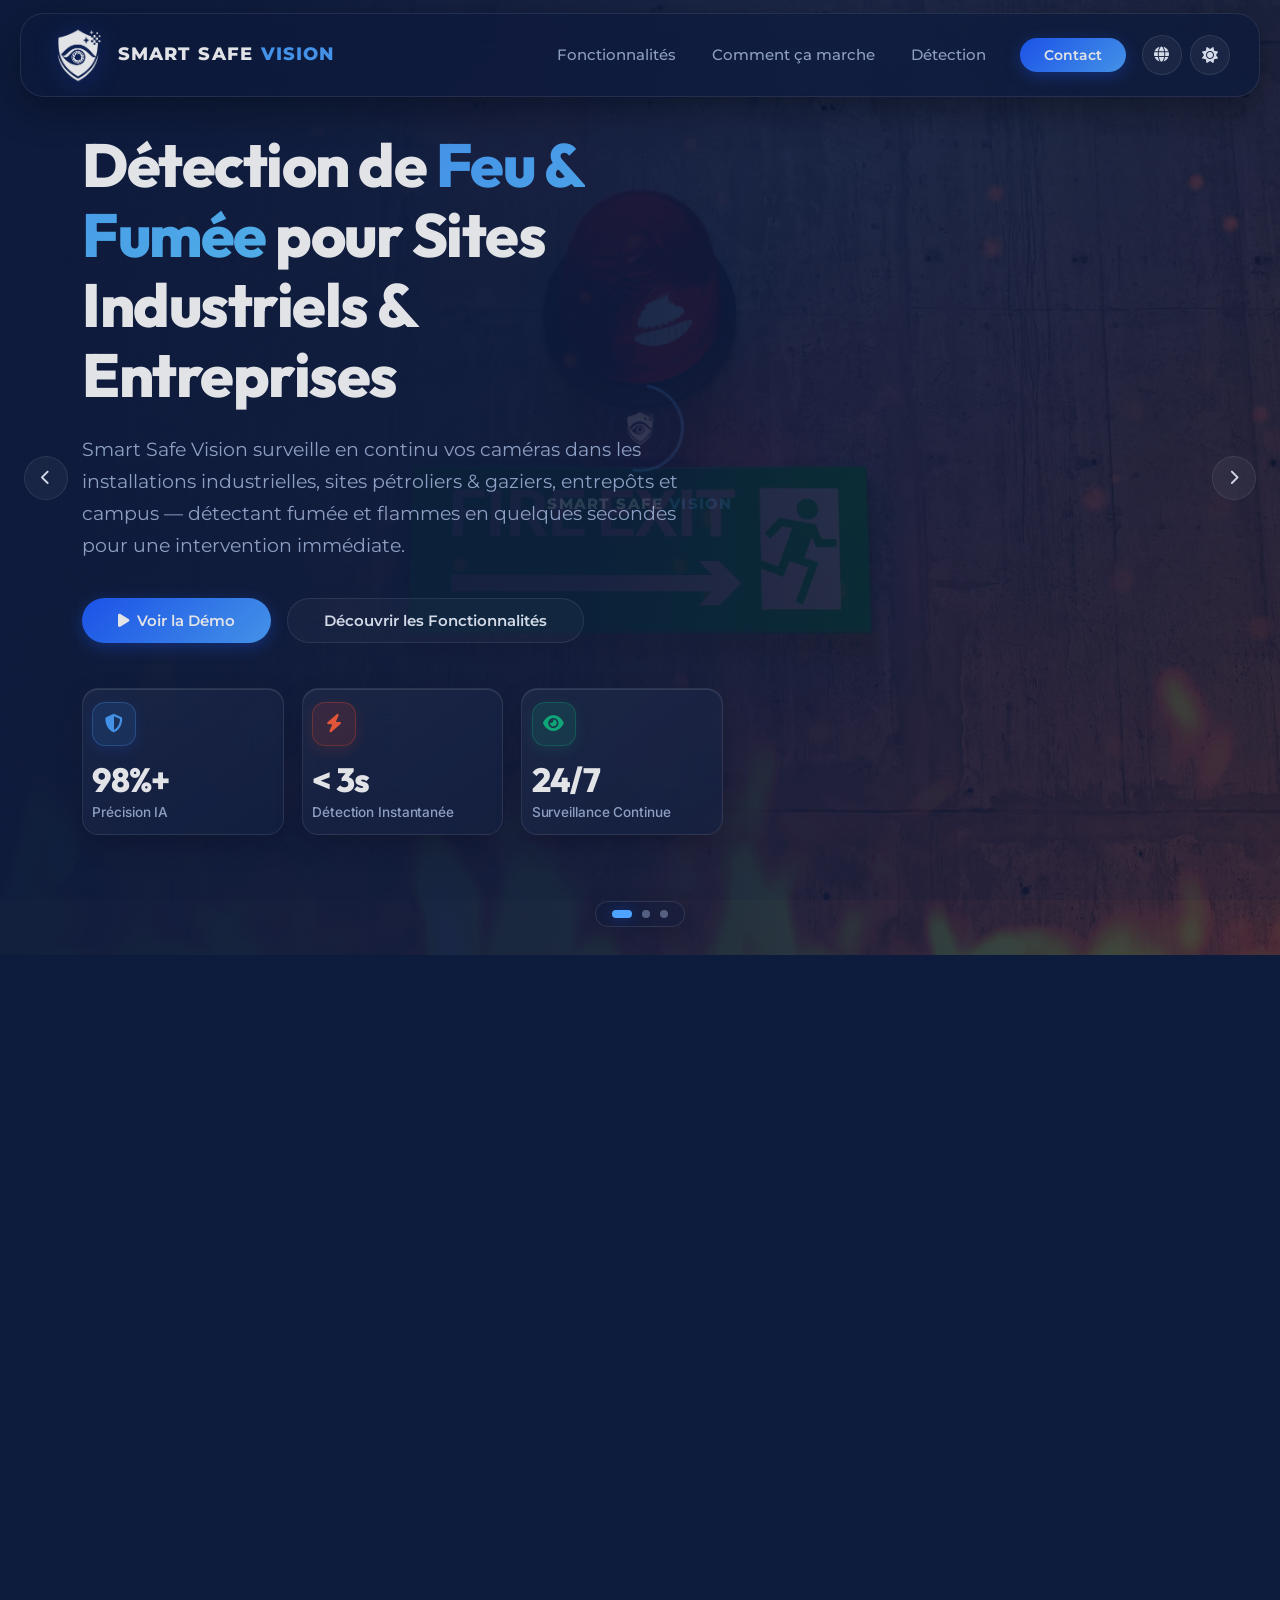
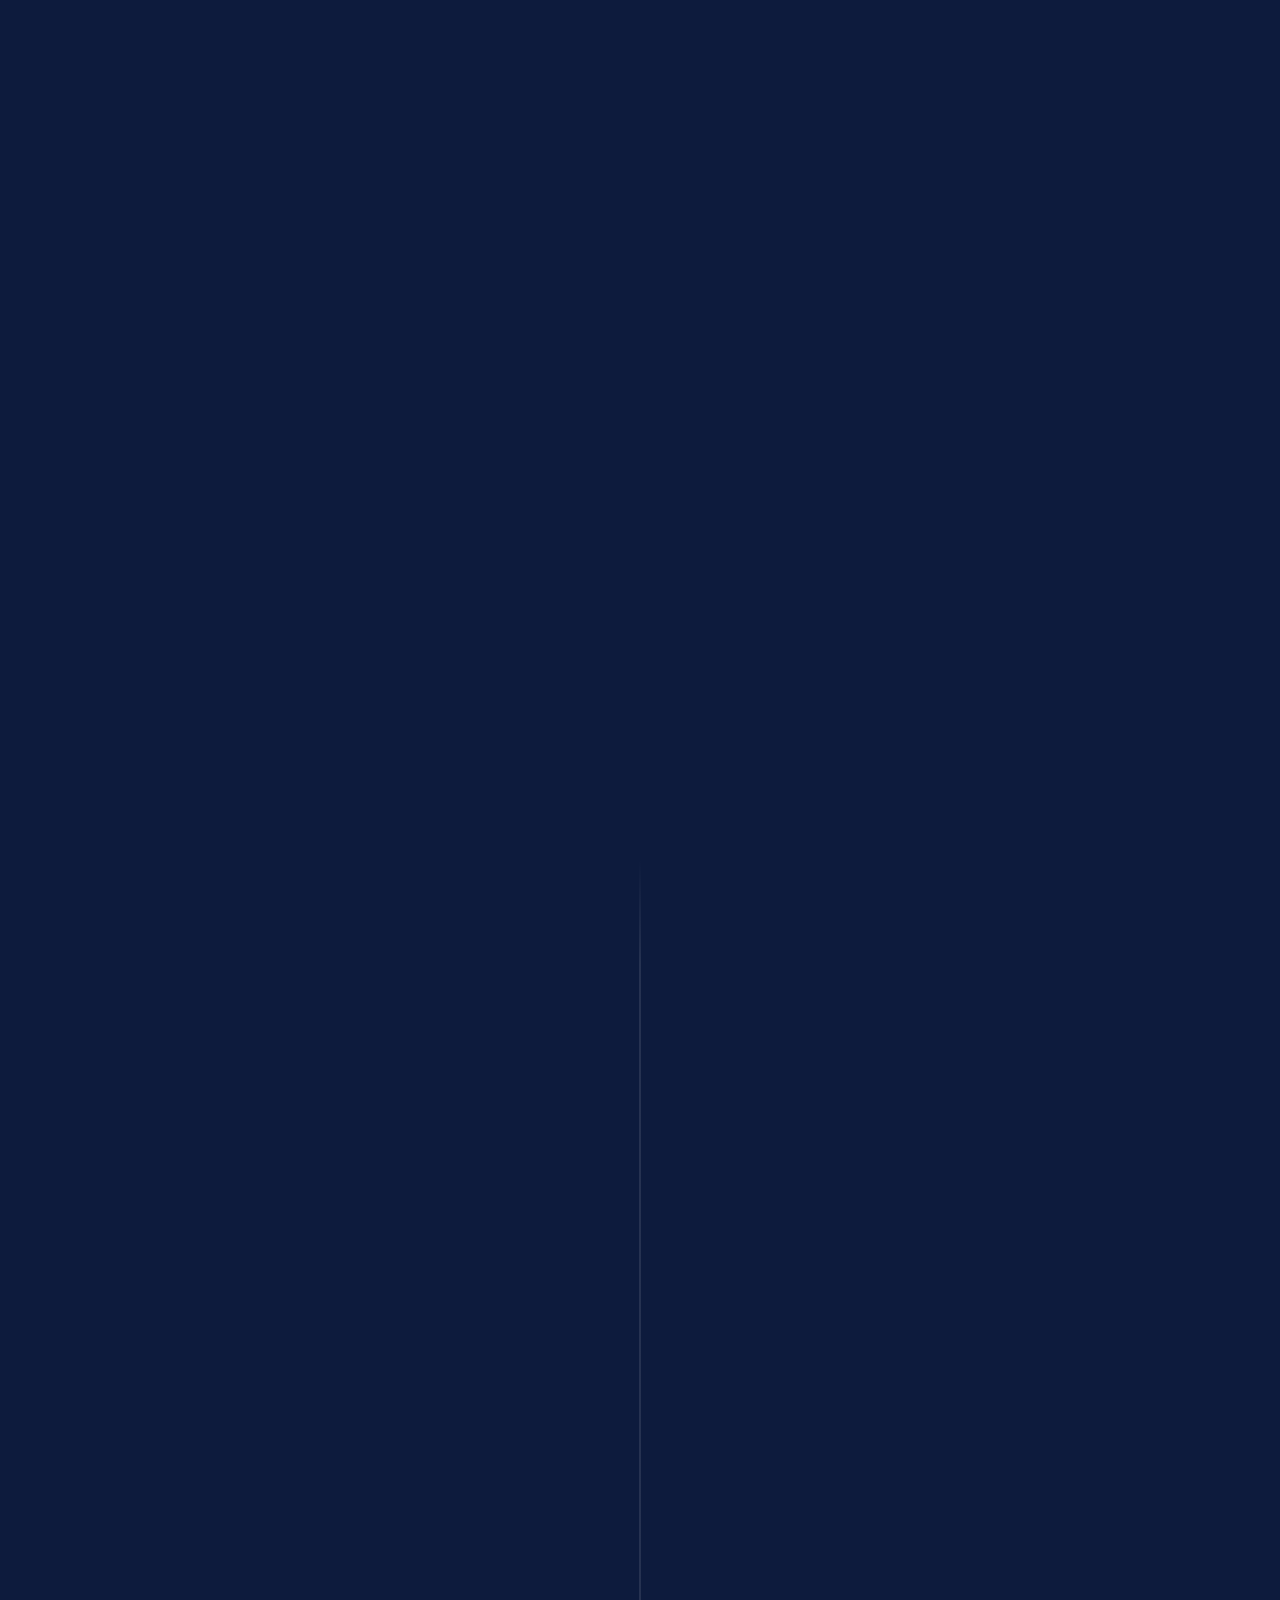
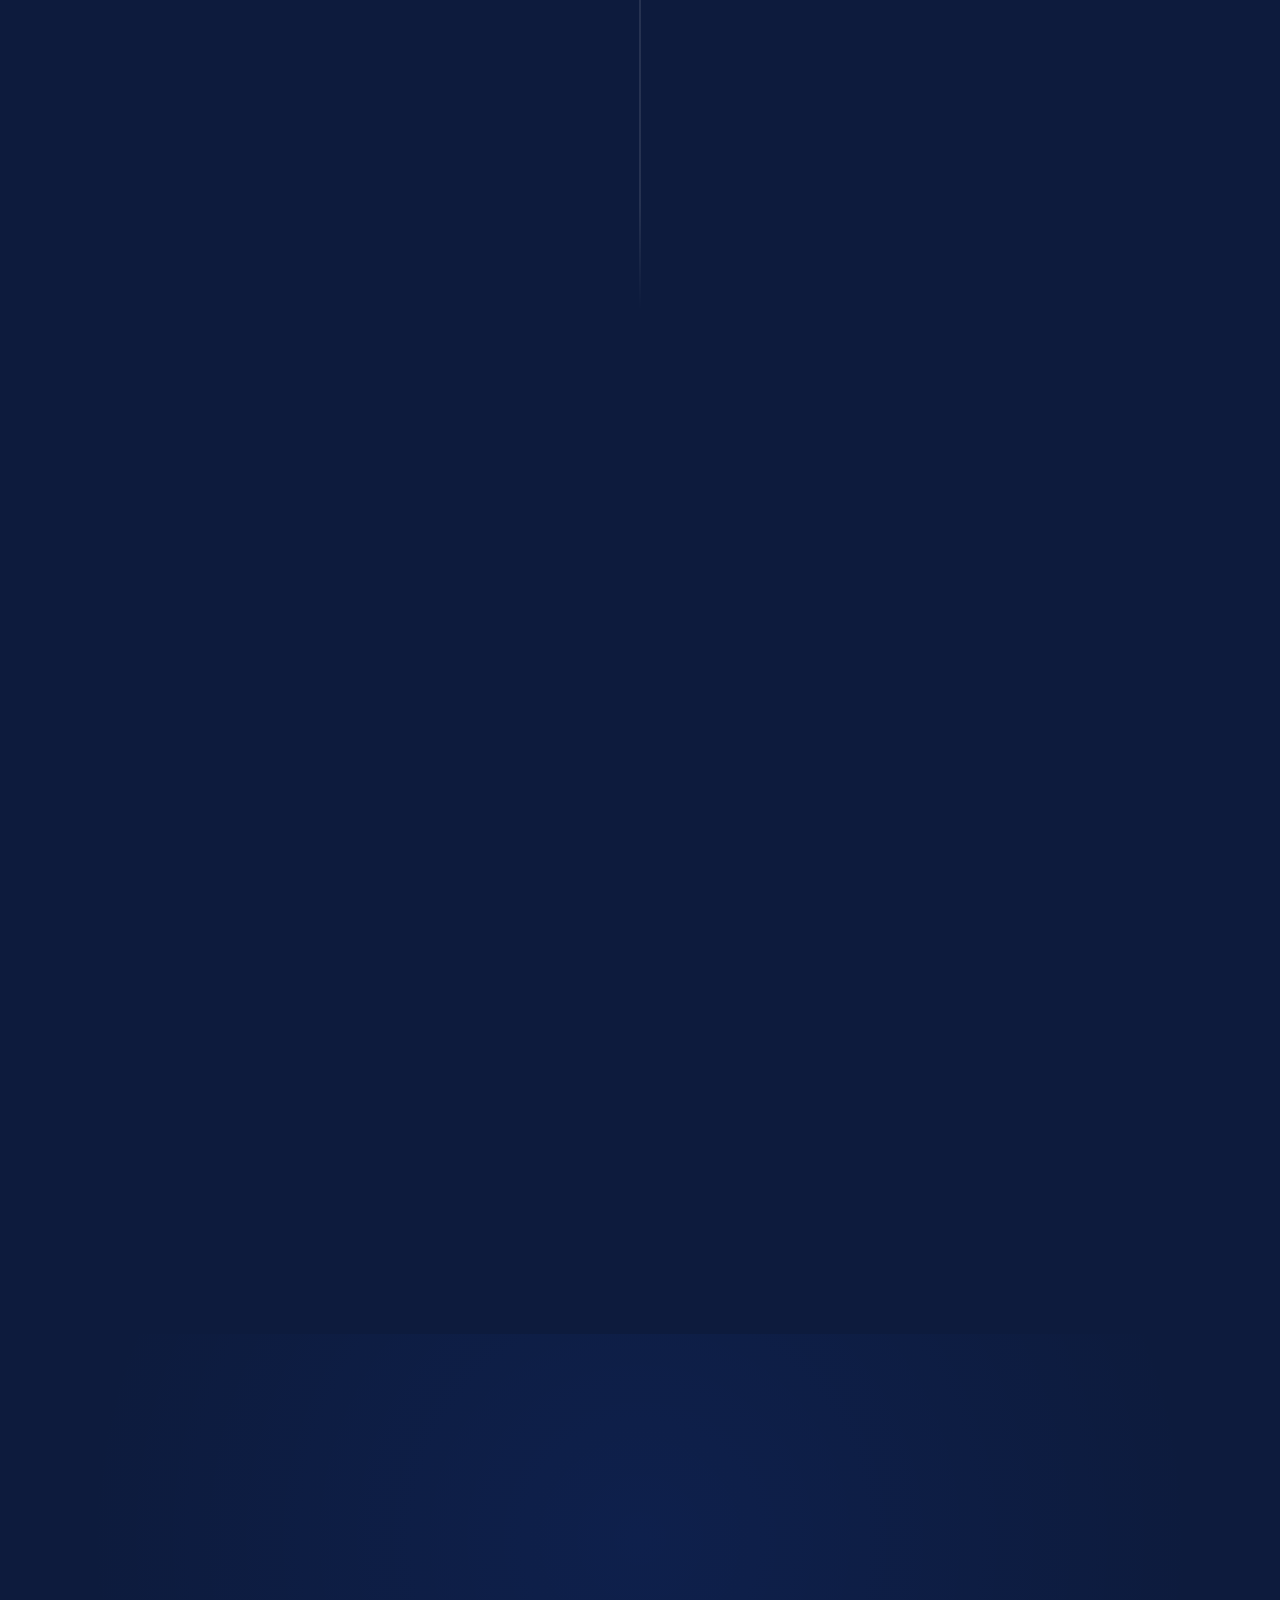
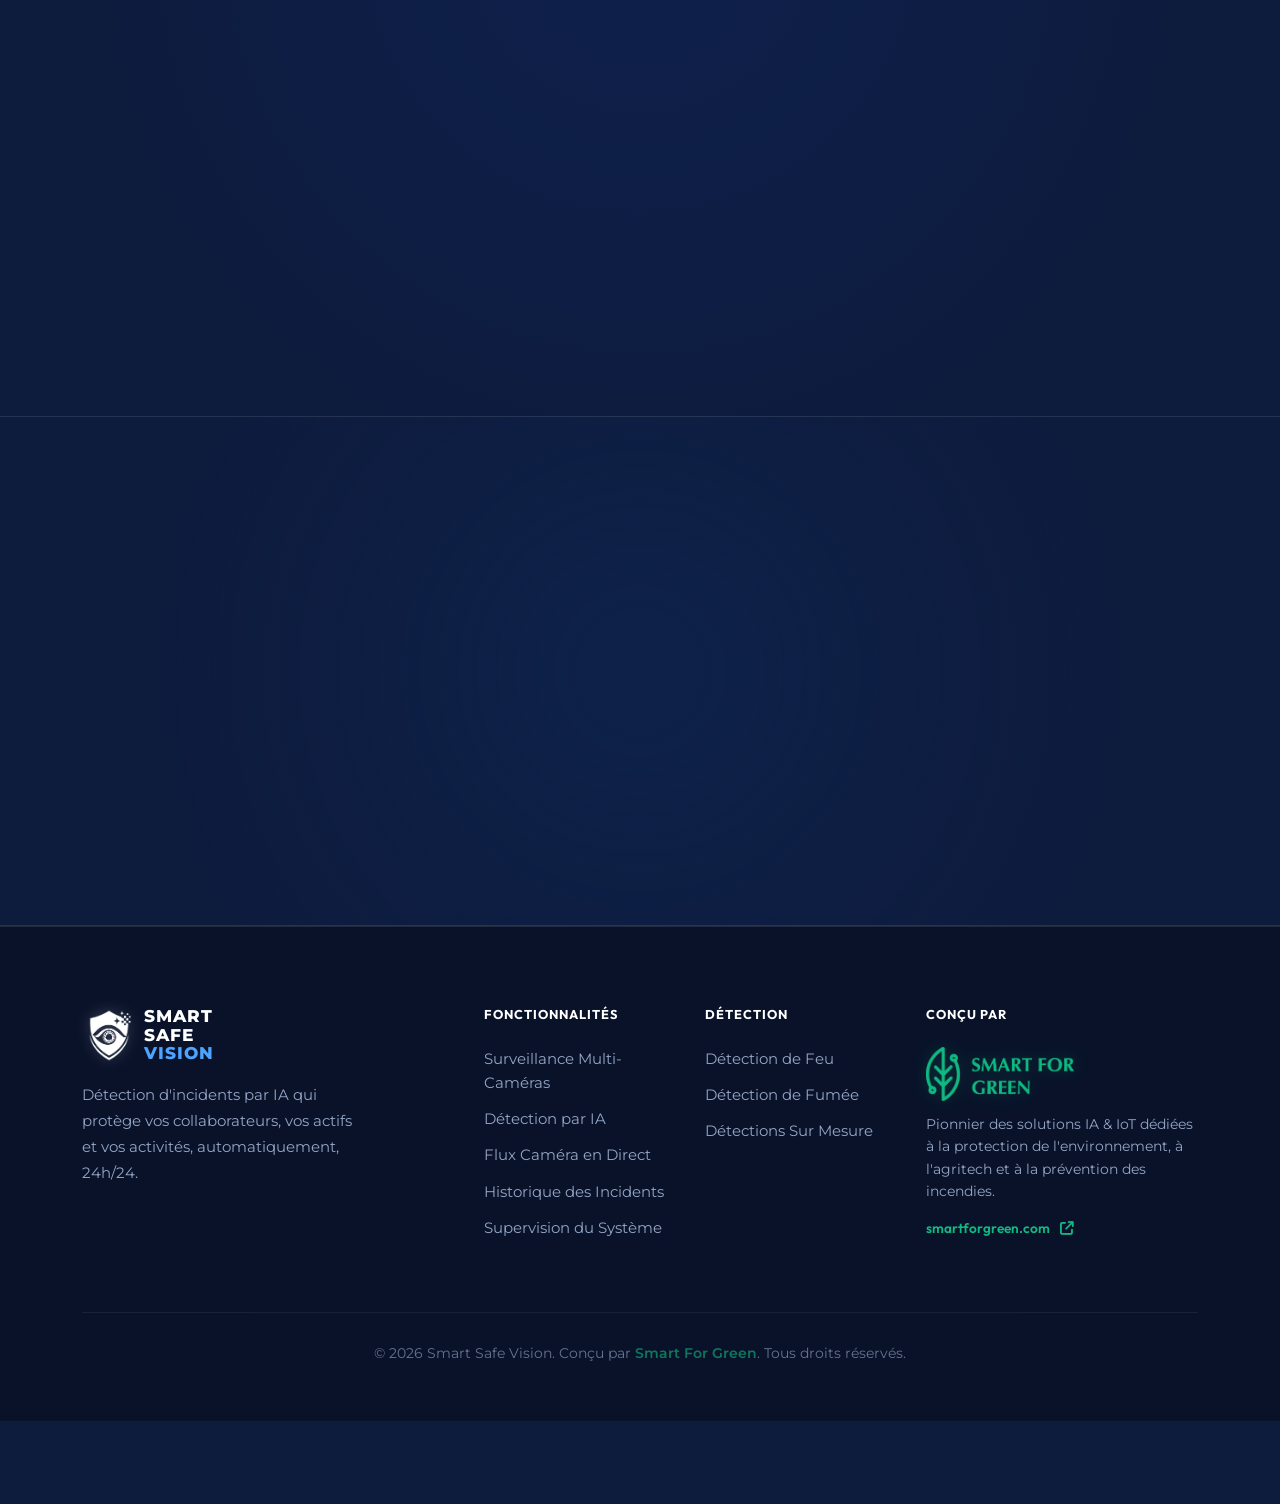
<file: index-fr.html>
<!DOCTYPE html>
<html lang="fr">
<head>
    <meta charset="UTF-8">
    <meta http-equiv="refresh" content="0; url=fr.html">
    <title>Redirection...</title>
</head>
<body>
    <p>Redirection vers la page française... <a href="fr.html">Cliquez ici si la redirection ne fonctionne pas</a>.</p>
</body>
</html>
</file>
<file: css/styles.css>
/* Theme Variables */
:root {
    --bg-dark: #f4f7fc;
    --bg-card: rgba(255, 255, 255, 0.85);
    --bg-card-hover: rgba(255, 255, 255, 0.98);
    --primary: #1E5BFF;
    --primary-glow: rgba(30, 91, 255, 0.15);
    --electric-blue: #1E5BFF;
    --light-blue: #4DA3FF;
    --soft-blue: #E6F2FF;
    --cool-gray: #6B7280;
    --ember: #ff4e29;
    --ember-glow: rgba(255, 78, 41, 0.15);
    --amber: #d97706;
    --emerald: #059669;
    --text-main: #0D1B3D;
    --text-muted: #6B7280;
    --border-color: rgba(13, 27, 61, 0.10);
    --border-hover: rgba(30, 91, 255, 0.35);
    --transition: all 0.4s cubic-bezier(0.16, 1, 0.3, 1);

    --hero-overlay: linear-gradient(
        to right,
        rgba(244, 247, 252, 0.98) 0%,
        rgba(244, 247, 252, 0.94) 45%,
        rgba(244, 247, 252, 0.82) 75%,
        rgba(244, 247, 252, 0.72) 100%
    );
    --nav-bg: rgba(244, 247, 252, 0.75);
    --nav-bg-scrolled: rgba(244, 247, 252, 0.95);
    --nav-text: #0D1B3D;
    --title-color: #0D1B3D;
    --timeline-line: rgba(30, 91, 255, 0.18);
    --step-num-bg: #E6F2FF;
    --stat-num-grad-start: #0D1B3D;
    --stat-num-grad-end: #1E5BFF;
    --footer-bg: #E6F2FF;
    --footer-text: #6B7280;
    --modal-bg: #ffffff;
    --modal-border: rgba(13, 27, 61, 0.1);
    --modal-title-color: #0D1B3D;
    --modal-header-bg: #E6F2FF;
}

/* Dark Mode Overrides */
[data-theme="dark"] {
    --bg-dark: #0D1B3D;
    --bg-card: rgba(18, 35, 71, 0.65);
    --bg-card-hover: rgba(24, 45, 89, 0.85);
    --primary: #1E5BFF;
    --primary-glow: rgba(30, 91, 255, 0.35);
    --electric-blue: #4DA3FF;
    --ember: #ff4e29;
    --ember-glow: rgba(255, 78, 41, 0.35);
    --amber: #f59e0b;
    --emerald: #10b981;
    --text-main: #f0f5ff;
    --text-muted: #a0b2d6;
    --border-color: rgba(255, 255, 255, 0.10);
    --border-hover: rgba(77, 163, 255, 0.35);

    --hero-overlay: linear-gradient(
        to right,
        rgba(13, 27, 61, 0.98) 0%,
        rgba(13, 27, 61, 0.94) 45%,
        rgba(13, 27, 61, 0.84) 75%,
        rgba(13, 27, 61, 0.74) 100%
    );
    --nav-bg: rgba(13, 27, 61, 0.70);
    --nav-bg-scrolled: rgba(13, 27, 61, 0.90);
    --nav-text: #fff;
    --title-color: #fff;
    --timeline-line: rgba(255, 255, 255, 0.10);
    --step-num-bg: #122347;
    --stat-num-grad-start: #ffffff;
    --stat-num-grad-end: #4DA3FF;
    --footer-bg: #091229;
    --footer-text: #94a5c4;
    --modal-bg: #122347;
    --modal-border: rgba(255, 255, 255, 0.12);
    --modal-title-color: #ffffff;
    --modal-header-bg: #182d59;
}

/* Base Styles */
* { margin: 0; padding: 0; box-sizing: border-box; }

body, .navbar, .feature-card, .step-card, .det-item, .stat-item, .footer, .demo-modal-content, .demo-modal-header, .theme-toggle-btn, .lang-toggle-btn {
    transition: background-color 0.3s ease, border-color 0.3s ease, color 0.3s ease, box-shadow 0.3s ease;
}

/* Custom Scrollbar */
::-webkit-scrollbar { width: 10px; }
::-webkit-scrollbar-track { background: var(--bg-dark); }
::-webkit-scrollbar-thumb { background: #182d59; border-radius: 5px; border: 2px solid var(--bg-dark); }
::-webkit-scrollbar-thumb:hover { background: var(--primary); }
* { scrollbar-width: thin; scrollbar-color: #182d59 var(--bg-dark); }

body {
    font-family: 'Montserrat', 'Inter', -apple-system, BlinkMacSystemFont, 'Segoe UI', Roboto, sans-serif;
    line-height: 1.6;
    color: var(--text-main);
    background-color: var(--bg-dark);
    overflow-x: hidden;
    position: relative;
}

/* Deactivate scrolling and completely hide scrollbar while preloader is active */
body.loading {
    overflow: hidden !important;
    height: 100vh !important;
    scrollbar-width: none !important;
    -ms-overflow-style: none !important;
}
body.loading::-webkit-scrollbar {
    display: none !important;
    width: 0 !important;
    height: 0 !important;
}

/* Page Preloader / Spinner with Centered Logo */
.page-loader {
    position: fixed;
    inset: 0;
    z-index: 99999;
    display: flex;
    align-items: center;
    justify-content: center;
    background: var(--bg-dark);
    transition: opacity 0.5s cubic-bezier(0.16, 1, 0.3, 1), visibility 0.5s ease;
}
.page-loader.loaded {
    opacity: 0;
    visibility: hidden;
    pointer-events: none;
}
.loader-content {
    display: flex;
    flex-direction: column;
    align-items: center;
    gap: 20px;
}
.loader-spinner-wrapper {
    position: relative;
    width: 88px;
    height: 88px;
    display: flex;
    align-items: center;
    justify-content: center;
}
.loader-spinner {
    position: absolute;
    inset: 0;
    border-radius: 50%;
    border: 3px solid rgba(30, 91, 255, 0.12);
    border-top-color: var(--electric-blue);
    border-right-color: var(--electric-blue);
    animation: loaderSpin 1s cubic-bezier(0.55, 0.15, 0.45, 0.85) infinite;
}
.loader-logo-wrap {
    width: 56px;
    height: 56px;
    border-radius: 50%;
    background: rgba(30, 91, 255, 0.06);
    border: 1px solid var(--border-color);
    display: flex;
    align-items: center;
    justify-content: center;
    box-shadow: 0 4px 18px var(--primary-glow);
}
[data-theme="light"] .loader-logo-wrap {
    background: rgba(255, 255, 255, 0.92);
}
.loader-logo {
    width: 34px;
    height: 34px;
    object-fit: contain;
    filter: drop-shadow(0 2px 8px rgba(30, 91, 255, 0.35));
    animation: loaderPulse 1.8s ease-in-out infinite;
}
[data-theme="dark"] .loader-logo {
    filter: brightness(0) invert(1) drop-shadow(0 2px 8px rgba(30, 91, 255, 0.35));
}
.loader-text-stack {
    display: flex;
    align-items: center;
    gap: 6px;
    font-family: 'Montserrat', sans-serif;
    font-weight: 800;
    font-size: 15px;
    letter-spacing: 0.08em;
    text-transform: uppercase;
}
.loader-text-stack .word-smart,
.loader-text-stack .word-safe {
    color: var(--title-color);
}
.loader-text-stack .word-vision {
    color: var(--electric-blue);
}

@keyframes loaderSpin {
    0% {
        transform: rotate(0deg);
    }
    100% {
        transform: rotate(360deg);
    }
}
@keyframes loaderPulse {
    0%, 100% {
        transform: scale(1);
        opacity: 0.9;
    }
    50% {
        transform: scale(1.08);
        opacity: 1;
    }
}

/* Navigation - Floating */
.navbar {
    top: 20px;
    left: 0;
    right: 0;
    margin: 0 auto;
    width: calc(100% - 48px);
    max-width: 1240px;
    background: var(--nav-bg);
    backdrop-filter: blur(20px);
    -webkit-backdrop-filter: blur(20px);
    border: 1px solid var(--border-color);
    border-radius: 50px;
    box-shadow: 0 12px 36px rgba(0, 0, 0, 0.08);
    transition: var(--transition);
    padding: 8px 24px;
    z-index: 1030;
}
.navbar.scrolled {
    top: 14px;
    padding: 6px 24px;
    background: var(--nav-bg-scrolled);
    border-color: var(--border-hover);
    box-shadow: 0 16px 40px rgba(0, 0, 0, 0.14);
}
[data-theme="dark"] .navbar {
    box-shadow: 0 12px 36px rgba(0, 0, 0, 0.4);
}
[data-theme="dark"] .navbar.scrolled {
    box-shadow: 0 18px 45px rgba(0, 0, 0, 0.55), 0 0 25px rgba(30, 91, 255, 0.15);
}
.navbar .container {
    max-width: 100%;
}

.navbar-brand {
    font-family: 'Montserrat', sans-serif;
    font-weight: 800;
    font-size: 1.1rem;
    color: var(--nav-text) !important;
    display: flex;
    align-items: center;
    gap: 12px;
    text-decoration: none;
}
.navbar-brand img.brand-logo {
    height: 56px;
    width: auto;
    object-fit: contain;
    filter: drop-shadow(0 4px 12px rgba(30, 91, 255, 0.3));
}
[data-theme="dark"] .navbar-brand img.brand-logo {
    filter: brightness(0) invert(1) drop-shadow(0 4px 12px rgba(30, 91, 255, 0.3));
}
.brand-text-stack {
    display: flex;
    flex-direction: column;
    line-height: 1.08;
    font-family: 'Montserrat', sans-serif;
    font-weight: 800;
    text-transform: uppercase;
}
.navbar-brand .brand-text-stack {
    flex-direction: row;
    align-items: center;
    gap: 8px;
}
.navbar-brand .brand-text-stack .word-smart,
.navbar-brand .brand-text-stack .word-safe,
.navbar-brand .brand-text-stack .word-vision {
    font-size: 18px;
}
.brand-text-stack .word-smart,
.brand-text-stack .word-safe {
    color: #0D1B3D;
    font-size: 17px;
    letter-spacing: 0.06em;
}
[data-theme="dark"] .brand-text-stack .word-smart,
[data-theme="dark"] .brand-text-stack .word-safe {
    color: #ffffff;
}
.brand-text-stack .word-vision {
    color: #4DA3FF;
    font-size: 17px;
    letter-spacing: 0.06em;
}

.navbar-nav .nav-link {
    font-weight: 500;
    font-size: 0.95rem;
    color: var(--text-muted) !important;
    margin: 0 10px;
    position: relative;
    transition: var(--transition);
}
.navbar-nav .nav-link:hover,
.navbar-nav .nav-link.active { 
    color: var(--nav-text) !important; 
}

.navbar-nav .nav-link::after {
    content: '';
    position: absolute; bottom: -6px; left: 50%;
    width: 0; height: 2px;
    background: var(--electric-blue);
    box-shadow: 0 0 8px var(--primary-glow);
    transition: var(--transition);
    transform: translateX(-50%);
}
.navbar-nav .nav-link:hover::after,
.navbar-nav .nav-link.active::after { width: 80%; }

/* (navbar-toggler is unified with theme-toggle-btn and lang-toggle-btn below) */

.btn-nav-primary {
    background: linear-gradient(135deg, var(--primary), var(--electric-blue));
    border: none; border-radius: 30px;
    padding: 10px 24px; font-weight: 600;
    color: white !important; text-decoration: none;
    font-size: 0.9rem;
    transition: var(--transition);
    display: inline-flex;
    align-items: center;
    justify-content: center;
    vertical-align: middle;
    line-height: 1;
    box-shadow: 0 4px 15px var(--primary-glow);
}
.btn-nav-primary:hover {
    transform: translateY(-2px);
    box-shadow: 0 8px 25px var(--primary-glow);
    filter: brightness(1.1);
}

.btn-accent {
    background: linear-gradient(135deg, var(--ember), #ff7a59);
    box-shadow: 0 4px 15px var(--ember-glow);
}
.btn-accent:hover {
    box-shadow: 0 8px 25px var(--ember-glow);
}

/* Theme, Language & Navbar Toggler Buttons */
.theme-toggle-btn,
.lang-toggle-btn,
.navbar-toggler {
    background: rgba(255, 255, 255, 0.05);
    border: 1px solid var(--border-color) !important;
    color: var(--text-main) !important;
    width: 40px; height: 40px;
    border-radius: 50% !important;
    display: flex !important; align-items: center; justify-content: center;
    cursor: pointer;
    transition: var(--transition);
    outline: none !important;
    box-shadow: none !important;
    text-decoration: none;
    padding: 0 !important;
}
.lang-toggle-btn {
    font-size: 0.95rem;
}
.lang-toggle-btn::after {
    display: none !important;
}
.navbar-toggler i {
    font-size: 0.95rem;
    color: var(--text-main);
    transition: var(--transition);
}
[data-theme="light"] .theme-toggle-btn,
[data-theme="light"] .lang-toggle-btn,
[data-theme="light"] .navbar-toggler {
    background: rgba(15, 23, 42, 0.04) !important;
}
.theme-toggle-btn:hover,
.lang-toggle-btn:hover,
.navbar-toggler:hover,
.navbar-toggler:focus,
.navbar-toggler[aria-expanded="true"],
.lang-dropdown.show .lang-toggle-btn {
    background: rgba(255, 255, 255, 0.12) !important;
    color: var(--electric-blue) !important;
    border-color: var(--border-hover) !important;
    transform: scale(1.05);
    outline: none !important;
    box-shadow: none !important;
}
[data-theme="light"] .theme-toggle-btn:hover,
[data-theme="light"] .lang-toggle-btn:hover,
[data-theme="light"] .navbar-toggler:hover,
[data-theme="light"] .navbar-toggler:focus,
[data-theme="light"] .navbar-toggler[aria-expanded="true"],
[data-theme="light"] .lang-dropdown.show .lang-toggle-btn {
    background: rgba(15, 23, 42, 0.08) !important;
    color: var(--electric-blue) !important;
}
.navbar-toggler:hover i,
.navbar-toggler:focus i,
.navbar-toggler[aria-expanded="true"] i {
    color: var(--electric-blue) !important;
}

/* Mobile Floating Bottom Dock - Hidden on Desktop */
.mobile-bottom-dock {
    display: none;
}

/* Language Dropdown Menu (Scroll list) */
.lang-dropdown {
    position: relative;
}
.lang-dropdown-menu {
    min-width: 150px;
    padding: 8px;
    margin-top: 10px !important;
    background: var(--bg-card);
    backdrop-filter: blur(20px);
    -webkit-backdrop-filter: blur(20px);
    border: 1px solid var(--border-color);
    border-radius: 14px;
    box-shadow: 0 16px 36px rgba(0, 0, 0, 0.12), 0 4px 12px rgba(0, 0, 0, 0.06);
    list-style: none;
}
[data-theme="dark"] .lang-dropdown-menu {
    background: rgba(18, 35, 71, 0.96);
    border-color: rgba(255, 255, 255, 0.12);
    box-shadow: 0 20px 45px rgba(0, 0, 0, 0.5), 0 0 20px rgba(30, 91, 255, 0.15);
}

.lang-dropdown-menu li {
    list-style: none;
    margin: 0;
}
.lang-dropdown-menu li:not(:last-child) {
    margin-bottom: 6px;
}
.lang-dropdown-menu .lang-item {
    display: flex;
    align-items: center;
    justify-content: space-between;
    gap: 12px;
    padding: 10px 14px;
    border-radius: 10px;
    color: var(--text-main);
    font-size: 0.88rem;
    font-weight: 600;
    transition: all 0.2s ease;
    cursor: pointer;
    text-decoration: none;
    border: none;
    background: transparent;
}
.lang-dropdown-menu .lang-item:hover {
    background: rgba(30, 91, 255, 0.10);
    color: var(--electric-blue);
    transform: translateX(2px);
}
.lang-dropdown-menu .lang-item.active {
    background: rgba(30, 91, 255, 0.14);
    color: var(--electric-blue);
    font-weight: 700;
}
[data-theme="dark"] .lang-dropdown-menu .lang-item.active {
    background: rgba(77, 163, 255, 0.2);
    color: #ffffff;
}

.lang-dropdown-menu .lang-name {
    flex-grow: 1;
}
.lang-dropdown-menu .lang-check {
    font-size: 0.8rem;
    color: var(--electric-blue);
    opacity: 0;
    transition: opacity 0.2s ease;
}
.lang-dropdown-menu .lang-item.active .lang-check {
    opacity: 1;
}

/* Hero Carousel Section */
.hero {
    min-height: 100vh;
    position: relative;
    overflow: hidden;
    padding: 0;
}
.hero-carousel,
.hero-carousel .carousel-inner,
.hero-carousel .carousel-item {
    min-height: 100vh;
}

/* Smooth Harmonized Carousel Fade Transition (No Flashing / No Opacity Dip) */
.hero-carousel.carousel-fade .carousel-item {
    opacity: 0;
    transition: opacity 0.8s ease-in-out !important;
    transform: none !important;
}
.hero-carousel.carousel-fade .carousel-item.active,
.hero-carousel.carousel-fade .carousel-item-next.carousel-item-start,
.hero-carousel.carousel-fade .carousel-item-prev.carousel-item-end {
    opacity: 1;
    z-index: 1;
}
.hero-carousel.carousel-fade .active.carousel-item-start,
.hero-carousel.carousel-fade .active.carousel-item-end {
    opacity: 0;
    z-index: 0;
    transition: opacity 0s 0.8s !important;
}

.hero-slide {
    position: relative;
    min-height: 100vh;
    display: flex;
    align-items: center;
    padding-top: 130px;
    padding-bottom: 120px;
}
.hero-slide-bg {
    position: absolute;
    inset: 0;
    background-size: cover;
    background-position: center;
    background-repeat: no-repeat;
    z-index: 0;
}
.hero-slide-overlay {
    position: absolute;
    inset: 0;
    background: var(--hero-overlay);
    z-index: 1;
    pointer-events: none;
}
.hero-content {
    position: relative;
    z-index: 2;
}

/* Hero Content */
.hero-badge {
    display: inline-flex; align-items: center; gap: 8px;
    background: rgba(45, 142, 255, 0.08);
    border: 1px solid rgba(45, 142, 255, 0.2);
    color: var(--electric-blue);
    padding: 8px 18px; border-radius: 30px;
    font-size: 0.8rem; font-weight: 600;
    margin-bottom: 24px;
    text-transform: uppercase; letter-spacing: 1px;
    box-shadow: 0 0 15px rgba(45, 142, 255, 0.05);
}
.badge-ember {
    background: rgba(255, 78, 41, 0.1) !important;
    border-color: rgba(255, 78, 41, 0.3) !important;
    color: var(--ember) !important;
    box-shadow: 0 0 15px rgba(255, 78, 41, 0.12) !important;
}
.hero h1 {
    font-family: 'Outfit', sans-serif;
    font-size: 3.8rem; font-weight: 800;
    margin-bottom: 24px; line-height: 1.15;
    color: var(--title-color);
    letter-spacing: -1.5px;
}
.hero h1 span { 
    background: linear-gradient(135deg, var(--electric-blue), #5ac3ff);
    -webkit-background-clip: text;
    -webkit-text-fill-color: transparent;
}
.hero-content > p {
    font-size: 1.18rem; margin-bottom: 36px;
    color: var(--text-muted); max-width: 600px;
    font-weight: 400;
    line-height: 1.7;
}

.hero-stats {
    display: grid;
    grid-template-columns: repeat(3, 1fr);
    gap: 18px; 
    margin-top: 45px;
}
.hero-stat { 
    text-align: left;
    background: linear-gradient(145deg, rgba(255, 255, 255, 0.06) 0%, rgba(255, 255, 255, 0.02) 100%), rgba(13, 27, 61, 0.55);
    border: 1px solid rgba(255, 255, 255, 0.10);
    backdrop-filter: blur(20px);
    -webkit-backdrop-filter: blur(20px);
    border-radius: 20px;
    padding: 20px 22px;
    transition: all 0.35s cubic-bezier(0.16, 1, 0.3, 1);
    position: relative;
    overflow: hidden;
    display: flex;
    flex-direction: column;
    box-shadow: 0 10px 30px -5px rgba(0, 0, 0, 0.25), inset 0 1px 0 rgba(255, 255, 255, 0.12);
}

[data-theme="light"] .hero-stat {
    background: linear-gradient(145deg, rgba(255, 255, 255, 0.95) 0%, rgba(248, 250, 255, 0.88) 100%);
    border: 1px solid rgba(226, 232, 240, 0.95);
    box-shadow: 0 12px 30px -6px rgba(15, 23, 42, 0.08), 0 2px 6px -1px rgba(15, 23, 42, 0.04), inset 0 1px 0 rgba(255, 255, 255, 0.95);
}

.hero-stat:hover {
    transform: translateY(-5px);
    background: linear-gradient(145deg, rgba(255, 255, 255, 0.09) 0%, rgba(255, 255, 255, 0.03) 100%), rgba(13, 27, 61, 0.75);
    border-color: rgba(77, 163, 255, 0.4);
    box-shadow: 0 18px 42px -6px rgba(0, 0, 0, 0.38), 0 0 24px rgba(30, 91, 255, 0.15), inset 0 1px 0 rgba(255, 255, 255, 0.2);
}
[data-theme="light"] .hero-stat:hover {
    background: #ffffff;
    border-color: rgba(30, 91, 255, 0.35);
    box-shadow: 0 18px 36px -4px rgba(15, 23, 42, 0.12), 0 0 24px rgba(30, 91, 255, 0.1);
}

/* Icon Badge */
.hero-stat .stat-icon-wrap {
    width: 44px;
    height: 44px;
    border-radius: 13px;
    display: inline-flex;
    align-items: center;
    justify-content: center;
    font-size: 1.15rem;
    margin-bottom: 16px;
    transition: transform 0.35s cubic-bezier(0.16, 1, 0.3, 1), box-shadow 0.35s ease;
}
.hero-stat:hover .stat-icon-wrap {
    transform: translateY(-2px) scale(1.08);
}

.hero-stat .stat-icon-wrap.blue {
    background: rgba(45, 142, 255, 0.15);
    color: #4da3ff;
    border: 1px solid rgba(77, 163, 255, 0.3);
    box-shadow: 0 4px 14px rgba(30, 91, 255, 0.15);
}
[data-theme="light"] .hero-stat .stat-icon-wrap.blue {
    background: rgba(30, 91, 255, 0.1);
    color: #1e5bff;
    border-color: rgba(30, 91, 255, 0.25);
    box-shadow: 0 4px 12px rgba(30, 91, 255, 0.08);
}

.hero-stat .stat-icon-wrap.ember {
    background: rgba(255, 78, 41, 0.15);
    color: #ff5e3a;
    border: 1px solid rgba(255, 78, 41, 0.3);
    box-shadow: 0 4px 14px rgba(255, 78, 41, 0.15);
}
[data-theme="light"] .hero-stat .stat-icon-wrap.ember {
    background: rgba(255, 78, 41, 0.1);
    color: #e03810;
    border-color: rgba(255, 78, 41, 0.25);
    box-shadow: 0 4px 12px rgba(255, 78, 41, 0.08);
}

.hero-stat .stat-icon-wrap.emerald {
    background: rgba(16, 185, 129, 0.15);
    color: #10b981;
    border: 1px solid rgba(16, 185, 129, 0.3);
    box-shadow: 0 4px 14px rgba(16, 185, 129, 0.15);
}
[data-theme="light"] .hero-stat .stat-icon-wrap.emerald {
    background: rgba(16, 185, 129, 0.1);
    color: #059669;
    border-color: rgba(16, 185, 129, 0.25);
    box-shadow: 0 4px 12px rgba(16, 185, 129, 0.08);
}

.hero-stat .stat-icon-wrap.cyan {
    background: rgba(6, 182, 212, 0.15);
    color: #22d3ee;
    border: 1px solid rgba(6, 182, 212, 0.3);
    box-shadow: 0 4px 14px rgba(6, 182, 212, 0.15);
}
[data-theme="light"] .hero-stat .stat-icon-wrap.cyan {
    background: rgba(6, 182, 212, 0.1);
    color: #0891b2;
    border-color: rgba(6, 182, 212, 0.25);
    box-shadow: 0 4px 12px rgba(6, 182, 212, 0.08);
}

.hero-stat .stat-icon-wrap.amber {
    background: rgba(245, 158, 11, 0.15);
    color: #fbbf24;
    border: 1px solid rgba(245, 158, 11, 0.3);
    box-shadow: 0 4px 14px rgba(245, 158, 11, 0.15);
}
[data-theme="light"] .hero-stat .stat-icon-wrap.amber {
    background: rgba(245, 158, 11, 0.1);
    color: #d97706;
    border-color: rgba(245, 158, 11, 0.25);
    box-shadow: 0 4px 12px rgba(245, 158, 11, 0.08);
}

/* Stat Value and Caption */
.hero-stat .stat-value, .hero-stat h3 { 
    font-family: 'Outfit', sans-serif;
    font-size: clamp(2.1rem, 2.5vw, 2.45rem); 
    font-weight: 800; 
    color: var(--title-color); 
    line-height: 1.05; 
    margin-bottom: 6px; 
    letter-spacing: -0.7px;
}
.hero-stat h3 { 
    display: flex; align-items: center; gap: 10px; margin-bottom: 6px; 
}
.hero-stat h3 i {
    font-size: 1.6rem;
    transition: transform 0.3s ease;
}

.hero-stat .stat-caption, .hero-stat p { 
    font-family: 'Inter', sans-serif;
    font-size: 0.85rem; 
    color: var(--text-muted); 
    font-weight: 500;
    line-height: 1.35;
    margin-bottom: 0;
    letter-spacing: -0.1px;
}

/* Modern Carousel Indicators - Centered Small Dots */
.hero-indicators-container {
    position: absolute;
    bottom: 28px;
    left: 0;
    right: 0;
    z-index: 10;
    display: flex;
    justify-content: center;
    pointer-events: none;
}
.hero-indicators-inner {
    pointer-events: auto;
}
.carousel-indicators.hero-indicators {
    position: static;
    margin: 0 auto;
    padding: 8px 16px;
    display: flex;
    align-items: center;
    justify-content: center;
    gap: 10px;
    background: rgba(13, 27, 61, 0.35);
    backdrop-filter: blur(14px);
    -webkit-backdrop-filter: blur(14px);
    border: 1px solid var(--border-color);
    border-radius: 30px;
    box-shadow: 0 4px 20px rgba(0, 0, 0, 0.15);
}
[data-theme="light"] .carousel-indicators.hero-indicators {
    background: rgba(255, 255, 255, 0.75);
    box-shadow: 0 4px 15px rgba(0, 0, 0, 0.05);
}
.carousel-indicators.hero-indicators [data-bs-target] {
    box-sizing: border-box;
    width: 10px !important;
    height: 10px !important;
    border-radius: 50% !important;
    border: none !important;
    background-color: var(--text-muted) !important;
    opacity: 0.45 !important;
    padding: 0 !important;
    margin: 0 !important;
    text-indent: -9999px !important;
    transition: all 0.35s cubic-bezier(0.16, 1, 0.3, 1) !important;
    cursor: pointer;
}
.carousel-indicators.hero-indicators [data-bs-target]:hover {
    opacity: 0.85 !important;
    transform: scale(1.25);
}
.carousel-indicators.hero-indicators [data-bs-target].active {
    width: 26px !important;
    border-radius: 12px !important;
    background-color: var(--electric-blue) !important;
    opacity: 1 !important;
    box-shadow: 0 0 14px var(--primary-glow);
    transform: scale(1);
}

/* Floating Navigation Arrows - Styled exactly like theme-toggle-btn */
.hero-nav-btn {
    position: absolute;
    top: 50%;
    transform: translateY(-50%);
    width: 44px;
    height: 44px;
    border-radius: 50% !important;
    background: rgba(255, 255, 255, 0.05) !important;
    backdrop-filter: blur(16px);
    -webkit-backdrop-filter: blur(16px);
    border: 1px solid var(--border-color) !important;
    color: var(--text-main) !important;
    font-size: 1rem;
    display: flex !important;
    align-items: center;
    justify-content: center;
    z-index: 10;
    opacity: 1 !important;
    box-shadow: none !important;
    transition: var(--transition);
    cursor: pointer;
    text-decoration: none !important;
    outline: none !important;
    padding: 0 !important;
}
[data-theme="light"] .hero-nav-btn {
    background: rgba(15, 23, 42, 0.04) !important;
}
.hero-nav-btn i {
    color: var(--text-main) !important;
    font-size: 0.95rem;
    transition: var(--transition);
}
.hero-nav-btn:hover,
.hero-nav-btn:focus,
.hero-nav-btn:active {
    opacity: 1 !important;
    background: rgba(255, 255, 255, 0.12) !important;
    color: var(--electric-blue) !important;
    border-color: var(--border-hover) !important;
    transform: translateY(-50%) scale(1.08);
    box-shadow: none !important;
    outline: none !important;
}
[data-theme="light"] .hero-nav-btn:hover,
[data-theme="light"] .hero-nav-btn:focus,
[data-theme="light"] .hero-nav-btn:active {
    background: rgba(15, 23, 42, 0.08) !important;
    color: var(--electric-blue) !important;
    border-color: var(--border-hover) !important;
}
.hero-nav-btn:hover i,
.hero-nav-btn:focus i,
.hero-nav-btn:active i {
    color: var(--electric-blue) !important;
    transform: scale(1.08);
}
.hero-nav-btn.carousel-control-prev {
    left: 24px;
    right: auto;
}
.hero-nav-btn.carousel-control-next {
    right: 24px;
    left: auto;
}

.floating-elements {
    position: absolute; width: 100%; height: 100%;
    overflow: hidden; z-index: 1; pointer-events: none;
}
.floating-icon {
    position: absolute;
    color: rgba(255, 255, 255, 0.02);
    animation: float 8s ease-in-out infinite;
}
.floating-icon:nth-child(1) { top: 20%; left: 5%;  font-size: 6rem; animation-delay: 0s; color: rgba(255, 78, 41, 0.03); }
.floating-icon:nth-child(2) { top: 60%; left: 90%; font-size: 5rem; animation-delay: 2s; color: rgba(45, 142, 255, 0.03); }
.floating-icon:nth-child(3) { top: 15%; left: 80%; font-size: 4.5rem; animation-delay: 4s; color: rgba(255, 255, 255, 0.015); }
@keyframes float {
    0%, 100% { transform: translateY(0) rotate(0deg); }
    50%       { transform: translateY(-20px) rotate(10deg); }
}

/* Shared Section Styles */
.section-title { text-align: center; margin-bottom: 70px; position: relative; }
.section-title h2 {
    font-family: 'Outfit', sans-serif;
    font-size: 2.8rem; font-weight: 800;
    color: var(--title-color); margin-bottom: 16px;
    letter-spacing: -0.8px;
}
.section-title p {
    font-size: 1.1rem; color: var(--text-muted);
    max-width: 650px; margin: 0 auto;
    line-height: 1.6;
}
.section-title .title-line {
    width: 60px; height: 4px;
    background: linear-gradient(90deg, var(--primary), var(--electric-blue));
    border-radius: 4px; margin: 24px auto 0;
    box-shadow: 0 0 10px var(--primary-glow);
}

/* Features */
.features { padding: 120px 0; position: relative; }

.feature-card {
    background: var(--bg-card);
    border: 1px solid var(--border-color);
    border-radius: 24px;
    padding: 40px 32px; text-align: left;
    padding-top: 50px;
    backdrop-filter: blur(12px);
    -webkit-backdrop-filter: blur(12px);
    transition: var(--transition);
    height: 100%;
    display: flex;
    flex-direction: column;
    position: relative;
    overflow: hidden;
}

/* Solid quarter-circle filling the top-right corner */
.feature-card::before {
    content: '';
    position: absolute;
    top: 0;
    right: 0;
    width: 100px;
    height: 100px;
    border-radius: 0 0 0 100%;
    pointer-events: none;
    z-index: 1;
}

/* Corner colors by card type */
.feature-card:has(.feature-icon.camera)::before     { background: linear-gradient(135deg, #1456a8, var(--primary)); }
.feature-card:has(.feature-icon.ai)::before         { background: linear-gradient(135deg, #c03a1a, var(--ember)); }
.feature-card:has(.feature-icon.realtime)::before   { background: linear-gradient(135deg, #4338ca, #6366f1); }
.feature-card:has(.feature-icon.history)::before    { background: linear-gradient(135deg, #0e7490, #06b6d4); }
.feature-card:has(.feature-icon.monitoring)::before { background: linear-gradient(135deg, #047857, var(--emerald)); }
.feature-card:has(.feature-icon.storage)::before    { background: linear-gradient(135deg, #be185d, #ec4899); }

.feature-card:hover {
    transform: translateY(-6px);
    background: var(--bg-card-hover);
    border-color: var(--border-hover);
    box-shadow: 0 20px 40px rgba(0, 0, 0, 0.1);
}
[data-theme="dark"] .feature-card:hover {
    box-shadow: 0 20px 40px rgba(0, 0, 0, 0.4), 0 0 20px rgba(45, 142, 255, 0.05);
}

/* Icon sits inside the corner zone */
.feature-icon {
    width: 40px; height: 40px; border-radius: 0;
    display: flex; align-items: center; justify-content: center;
    font-size: 1.25rem; color: white;
    background: none !important;
    box-shadow: none !important;
    position: absolute;
    top: 22px;
    right: 22px;
    z-index: 2;
    margin: 0;
    transition: transform 0.3s cubic-bezier(0.34, 1.56, 0.64, 1);
}
.feature-card:hover .feature-icon {
    transform: scale(1.22);
}

.feature-card h4 { 
    font-family: 'Outfit', sans-serif;
    font-size: 1.25rem; font-weight: 700; margin-bottom: 14px; color: var(--title-color);
    position: relative; z-index: 1;
}
.feature-card p  { color: var(--text-muted); line-height: 1.7; font-size: 0.93rem; position: relative; z-index: 1; }

/* How It Works */
.how-it-works { padding: 120px 0; position: relative; }

.process-container {
    position: relative;
    max-width: 850px;
    margin: 0 auto;
    padding: 20px 0;
}
/* Vertical center line for desktop */
.process-container::before {
    content: '';
    position: absolute;
    left: 50%; top: 0; bottom: 0;
    width: 2px;
    background: linear-gradient(to bottom, transparent, var(--timeline-line) 10%, var(--timeline-line) 90%, transparent);
    transform: translateX(-50%);
    z-index: 1;
}

.process-step {
    display: flex; align-items: center;
    margin-bottom: 70px; position: relative;
    z-index: 2;
}
.process-step:last-child { margin-bottom: 0; }
.process-step:nth-child(even) { flex-direction: row-reverse; }

.step-number {
    width: 64px; height: 64px; border-radius: 50%;
    background: var(--step-num-bg);
    border: 2px solid rgba(45, 142, 255, 0.25);
    color: var(--electric-blue); 
    display: flex; align-items: center; justify-content: center;
    font-family: 'Outfit', sans-serif;
    font-size: 1.5rem; font-weight: 800;
    margin: 0 40px; flex-shrink: 0;
    box-shadow: 0 0 20px rgba(45, 142, 255, 0.08);
    transition: var(--transition);
}
.process-step:hover .step-number {
    border-color: var(--electric-blue);
    background: var(--electric-blue);
    color: #fff;
    box-shadow: 0 0 25px var(--primary-glow);
    transform: scale(1.05);
}

.step-card {
    flex: 1;
    background: var(--bg-card);
    border: 1px solid var(--border-color);
    border-radius: 20px;
    padding: 35px;
    backdrop-filter: blur(12px);
    -webkit-backdrop-filter: blur(12px);
    transition: var(--transition);
    position: relative;
    overflow: hidden;
}
.step-card .bg-icon {
    position: absolute;
    top: -10px;
    right: -10px;
    font-size: 10rem;
    color: var(--primary);
    opacity: 0.07;
    z-index: 0;
    pointer-events: none;
    transition: transform 0.5s ease, opacity 0.3s ease;
}
[data-theme="dark"] .step-card .bg-icon {
    color: var(--light-blue);
    opacity: 0.08;
}
.process-step:hover .step-card .bg-icon {
    transform: scale(1.1) rotate(5deg);
    opacity: 0.14;
}
.step-card-content {
    position: relative;
    z-index: 1;
}
.process-step:hover .step-card {
    background: var(--bg-card-hover);
    border-color: var(--border-hover);
    box-shadow: 0 15px 35px rgba(0, 0, 0, 0.1);
}
[data-theme="dark"] .process-step:hover .step-card {
    box-shadow: 0 15px 35px rgba(0, 0, 0, 0.3);
}

.step-card h4 { 
    font-family: 'Outfit', sans-serif;
    font-size: 1.35rem; font-weight: 700; margin-bottom: 12px; color: var(--title-color); 
}
.step-card p  { color: var(--text-muted); line-height: 1.7; font-size: 0.95rem; margin-bottom: 0; }
.step-card .step-tag {
    display: inline-block;
    background: rgba(45, 142, 255, 0.08);
    border: 1px solid rgba(45, 142, 255, 0.15);
    color: var(--electric-blue);
    font-size: 0.7rem; font-weight: 700;
    padding: 4px 12px; border-radius: 20px;
    text-transform: uppercase; letter-spacing: 1px;
    margin-bottom: 16px;
}

/* Detection Capabilities */
.detections {
    padding: 120px 0;
    position: relative;
    background: var(--bg-dark);
}
.det-grid {
    display: grid;
    grid-template-columns: repeat(3, 1fr);
    gap: 30px; margin-top: 60px;
}
.det-item {
    text-align: left; padding: 45px 35px;
    background: var(--bg-card);
    border-radius: 24px;
    border: 1px solid var(--border-color);
    backdrop-filter: blur(12px);
    -webkit-backdrop-filter: blur(12px);
    transition: var(--transition);
    position: relative;
    overflow: hidden;
    display: flex;
    flex-direction: column;
}


.det-item:hover {
    background: var(--bg-card-hover);
    transform: translateY(-5px);
    box-shadow: 0 15px 30px rgba(0, 0, 0, 0.1);
    border-color: rgba(255, 255, 255, 0.12);
}
[data-theme="dark"] .det-item:hover {
    box-shadow: 0 15px 30px rgba(0, 0, 0, 0.3);
}

.det-item > i { font-size: 2.5rem; margin-bottom: 25px; display: block; }
.det-item.fire > i  { color: var(--ember); filter: drop-shadow(0 0 10px rgba(255, 78, 41, 0.3)); }
.det-item.smoke > i { color: var(--text-muted); filter: drop-shadow(0 0 10px rgba(203, 213, 225, 0.2)); }
[data-theme="light"] .det-item.smoke > i { color: #475569; }
.det-item.intrus > i, .det-item.custom > i { color: var(--electric-blue); filter: drop-shadow(0 0 10px rgba(45, 142, 255, 0.3)); }

.det-item h5 { 
    font-family: 'Outfit', sans-serif;
    font-size: 1.3rem; font-weight: 700; margin-bottom: 14px; color: var(--title-color); 
}
.det-item p  { font-size: 0.95rem; color: var(--text-muted); line-height: 1.6; flex-grow: 1; }

.det-item .det-threshold {
    display: inline-flex;
    align-items: center;
    justify-content: center;
    gap: 7px;
    align-self: center;
    margin: 24px auto 0 auto;
    padding: 6px 14px;
    border-radius: 999px;
    font-family: 'Inter', sans-serif;
    font-size: 0.78rem;
    font-weight: 700;
    letter-spacing: 0.3px;
    transition: all 0.3s cubic-bezier(0.16, 1, 0.3, 1);
    cursor: default;
    user-select: none;
}
.det-item .det-threshold i {
    font-size: 0.8rem;
    margin: 0;
    display: inline-flex;
    align-items: center;
    justify-content: center;
    transition: transform 0.25s ease;
}
.det-item:hover .det-threshold {
    transform: translateY(-2px);
}
.det-item:hover .det-threshold i {
    transform: scale(1.18);
}

/* Fire Tag */
.det-item.fire .det-threshold {
    background: rgba(255, 78, 41, 0.12);
    border: 1px solid rgba(255, 78, 41, 0.32);
    color: #ff6842;
    box-shadow: 0 2px 10px rgba(255, 78, 41, 0.1);
}
.det-item.fire .det-threshold i {
    color: #ff4e29;
}
.det-item.fire:hover .det-threshold {
    background: rgba(255, 78, 41, 0.18);
    border-color: rgba(255, 78, 41, 0.55);
    box-shadow: 0 6px 18px rgba(255, 78, 41, 0.25);
}
[data-theme="light"] .det-item.fire .det-threshold {
    background: rgba(255, 78, 41, 0.08);
    border-color: rgba(255, 78, 41, 0.28);
    color: #df350b;
}

/* Smoke Tag */
.det-item.smoke .det-threshold {
    background: rgba(45, 142, 255, 0.12);
    border: 1px solid rgba(45, 142, 255, 0.32);
    color: #58a6ff;
    box-shadow: 0 2px 10px rgba(45, 142, 255, 0.1);
}
.det-item.smoke .det-threshold i {
    color: #2d8eff;
}
.det-item.smoke:hover .det-threshold {
    background: rgba(45, 142, 255, 0.18);
    border-color: rgba(45, 142, 255, 0.55);
    box-shadow: 0 6px 18px rgba(45, 142, 255, 0.25);
}
[data-theme="light"] .det-item.smoke .det-threshold {
    background: rgba(30, 91, 255, 0.08);
    border-color: rgba(30, 91, 255, 0.25);
    color: #1e5bff;
}

/* Custom Detections Tag */
.det-item.custom .det-threshold, .det-item.intrus .det-threshold {
    background: rgba(16, 185, 129, 0.12);
    border: 1px solid rgba(16, 185, 129, 0.32);
    color: #34d399;
    box-shadow: 0 2px 10px rgba(16, 185, 129, 0.1);
}
.det-item.custom .det-threshold i, .det-item.intrus .det-threshold i {
    color: #10b981;
}
.det-item.custom:hover .det-threshold, .det-item.intrus:hover .det-threshold {
    background: rgba(16, 185, 129, 0.18);
    border-color: rgba(16, 185, 129, 0.55);
    box-shadow: 0 6px 18px rgba(16, 185, 129, 0.25);
}
[data-theme="light"] .det-item.custom .det-threshold, [data-theme="light"] .det-item.intrus .det-threshold {
    background: rgba(16, 185, 129, 0.08);
    border-color: rgba(16, 185, 129, 0.28);
    color: #059669;
}

/* Stats Section */
.stats { 
    padding: 100px 0; 
    position: relative; 
    background: radial-gradient(circle at 50% 30%, rgba(30, 91, 255, 0.03) 0%, transparent 70%);
}
[data-theme="dark"] .stats {
    background: radial-gradient(circle at 50% 30%, rgba(30, 91, 255, 0.08) 0%, transparent 70%);
}

.stats-grid {
    display: grid;
    grid-template-columns: repeat(4, 1fr);
    gap: 24px;
}

.stat-item {
    text-align: center;
    padding: 42px 26px 36px;
    background: var(--bg-card);
    border: 1px solid var(--border-color);
    border-radius: 22px;
    backdrop-filter: blur(14px);
    -webkit-backdrop-filter: blur(14px);
    transition: all 0.35s cubic-bezier(0.16, 1, 0.3, 1);
    position: relative;
    overflow: hidden;
    display: flex;
    flex-direction: column;
    align-items: center;
    box-shadow: 0 4px 20px -2px rgba(13, 27, 61, 0.04);
}

[data-theme="dark"] .stat-item {
    box-shadow: 0 8px 30px rgba(0, 0, 0, 0.25);
}

.stat-item:hover { 
    transform: translateY(-8px); 
    background: var(--bg-card-hover);
}

/* Themed full-border coverage on hover */
.stat-item.blue:hover {
    border-color: #1E5BFF;
    box-shadow: 0 20px 40px -10px rgba(30, 91, 255, 0.25), 0 0 16px rgba(30, 91, 255, 0.15);
}
.stat-item.ember:hover {
    border-color: #ff4e29;
    box-shadow: 0 20px 40px -10px rgba(255, 78, 41, 0.25), 0 0 16px rgba(255, 78, 41, 0.15);
}
.stat-item.cyan:hover {
    border-color: #06b6d4;
    box-shadow: 0 20px 40px -10px rgba(6, 182, 212, 0.25), 0 0 16px rgba(6, 182, 212, 0.15);
}
.stat-item.emerald:hover {
    border-color: #10b981;
    box-shadow: 0 20px 40px -10px rgba(16, 185, 129, 0.25), 0 0 16px rgba(16, 185, 129, 0.15);
}

[data-theme="dark"] .stat-item.blue:hover {
    border-color: #4da3ff;
    box-shadow: 0 20px 45px rgba(0, 0, 0, 0.45), 0 0 25px rgba(30, 91, 255, 0.30);
}
[data-theme="dark"] .stat-item.ember:hover {
    border-color: #ff6842;
    box-shadow: 0 20px 45px rgba(0, 0, 0, 0.45), 0 0 25px rgba(255, 78, 41, 0.30);
}
[data-theme="dark"] .stat-item.cyan:hover {
    border-color: #22d3ee;
    box-shadow: 0 20px 45px rgba(0, 0, 0, 0.45), 0 0 25px rgba(6, 182, 212, 0.30);
}
[data-theme="dark"] .stat-item.emerald:hover {
    border-color: #34d399;
    box-shadow: 0 20px 45px rgba(0, 0, 0, 0.45), 0 0 25px rgba(16, 185, 129, 0.30);
}

/* Background Watermark Icon (like in how-it-works section) */
.stat-item .bg-icon {
    position: absolute;
    top: -10px;
    right: -10px;
    font-size: 8rem;
    z-index: 0;
    pointer-events: none;
    transition: transform 0.5s cubic-bezier(0.16, 1, 0.3, 1), opacity 0.35s ease;
}

.stat-item.blue .bg-icon    { color: #1E5BFF; opacity: 0.07; }
.stat-item.ember .bg-icon   { color: #ff4e29; opacity: 0.07; }
.stat-item.cyan .bg-icon    { color: #06b6d4; opacity: 0.07; }
.stat-item.emerald .bg-icon { color: #10b981; opacity: 0.07; }

[data-theme="dark"] .stat-item.blue .bg-icon    { color: #4da3ff; opacity: 0.09; }
[data-theme="dark"] .stat-item.ember .bg-icon   { color: #ff6842; opacity: 0.09; }
[data-theme="dark"] .stat-item.cyan .bg-icon    { color: #22d3ee; opacity: 0.09; }
[data-theme="dark"] .stat-item.emerald .bg-icon { color: #34d399; opacity: 0.09; }

.stat-item:hover .bg-icon {
    transform: scale(1.15) rotate(6deg);
    opacity: 0.15;
}
[data-theme="dark"] .stat-item:hover .bg-icon {
    opacity: 0.20;
}

.stat-item .stat-number,
.stat-item .stat-label,
.stat-item .stat-desc {
    position: relative;
    z-index: 1;
}

/* Metric Number */
.stat-number {
    font-family: 'Outfit', sans-serif;
    font-size: 3rem;
    font-weight: 800;
    color: var(--title-color);
    margin-bottom: 12px;
    display: inline-flex;
    align-items: baseline;
    justify-content: center;
    letter-spacing: -0.03em;
    line-height: 1.1;
    background: linear-gradient(135deg, var(--stat-num-grad-start) 40%, var(--stat-num-grad-end) 100%);
    -webkit-background-clip: text;
    -webkit-text-fill-color: transparent;
    transition: all 0.3s ease;
}
.stat-item.blue:hover .stat-number    { background: linear-gradient(135deg, var(--stat-num-grad-start) 20%, #1E5BFF 100%); -webkit-background-clip: text; -webkit-text-fill-color: transparent; }
.stat-item.ember:hover .stat-number   { background: linear-gradient(135deg, var(--stat-num-grad-start) 20%, #ff4e29 100%); -webkit-background-clip: text; -webkit-text-fill-color: transparent; }
.stat-item.cyan:hover .stat-number    { background: linear-gradient(135deg, var(--stat-num-grad-start) 20%, #06b6d4 100%); -webkit-background-clip: text; -webkit-text-fill-color: transparent; }
.stat-item.emerald:hover .stat-number { background: linear-gradient(135deg, var(--stat-num-grad-start) 20%, #10b981 100%); -webkit-background-clip: text; -webkit-text-fill-color: transparent; }
.stat-unit {
    font-size: 1.4rem;
    font-weight: 700;
    opacity: 0.85;
    margin-left: 2px;
}

/* Stat Label */
.stat-label {
    font-family: 'Outfit', sans-serif;
    font-size: 1.08rem;
    color: var(--title-color);
    font-weight: 700;
    letter-spacing: -0.01em;
    margin-bottom: 6px;
}

/* Stat Description */
.stat-desc {
    font-family: 'Inter', sans-serif;
    font-size: 0.84rem;
    color: var(--text-muted);
    line-height: 1.45;
    margin: 0;
    max-width: 230px;
}

/* CTA */
.cta {
    padding: 120px 0;
    position: relative;
    background: radial-gradient(circle at center, rgba(26, 111, 219, 0.08) 0%, var(--bg-dark) 70%);
    border-top: 1px solid var(--border-color);
    border-bottom: 1px solid var(--border-color);
}
.cta-content { 
    position: relative; z-index: 2; 
    max-width: 800px;
    margin: 0 auto;
    text-align: center;
}
.cta h2 { 
    font-family: 'Outfit', sans-serif;
    font-size: 3rem; font-weight: 800; margin-bottom: 20px; color: var(--title-color); 
    letter-spacing: -1px;
}
.cta p  { 
    font-size: 1.2rem; margin-bottom: 45px; color: var(--text-muted); 
    line-height: 1.7;
}

.btn-outline-light {
    border: 1px solid var(--border-color);
    background: rgba(255, 255, 255, 0.03);
    color: var(--text-main); border-radius: 30px;
    padding: 14px 36px; font-weight: 600;
    font-size: 0.95rem; transition: var(--transition);
    text-decoration: none;
    display: inline-flex;
    align-items: center;
    justify-content: center;
    vertical-align: middle;
    line-height: 1;
}
[data-theme="light"] .btn-outline-light {
    background: rgba(15, 23, 42, 0.04);
    border-color: rgba(15, 23, 42, 0.15);
}
.btn-outline-light:hover {
    background: rgba(255, 255, 255, 0.08);
    border-color: var(--border-hover);
    color: var(--electric-blue);
    transform: translateY(-2px);
}
[data-theme="light"] .btn-outline-light:hover {
    background: rgba(15, 23, 42, 0.08);
    color: var(--primary);
}
.btn-cta-primary {
    background: linear-gradient(135deg, var(--primary), var(--electric-blue));
    color: white !important;
    border: none; border-radius: 30px;
    padding: 16px 40px; font-weight: 600;
    font-size: 1rem; transition: var(--transition);
    text-decoration: none;
    display: inline-flex;
    align-items: center;
    justify-content: center;
    vertical-align: middle;
    line-height: 1;
    box-shadow: 0 4px 15px var(--primary-glow);
}
.btn-cta-primary:hover {
    transform: translateY(-3px);
    box-shadow: 0 15px 30px var(--primary-glow);
    filter: brightness(1.15);
}

.hero .btn-nav-primary { padding: 14px 36px; font-size: 0.95rem; }
.cta .btn-outline-light { padding: 16px 40px; font-size: 1rem; }

/* Footer */
.footer {
    background: var(--footer-bg);
    color: var(--footer-text);
    padding: 80px 0 40px;
    border-top: 1px solid var(--border-color);
}
.footer-content {
    display: grid;
    grid-template-columns: 2fr 1fr 1fr 1.5fr;
    gap: 40px;
    margin-bottom: 60px;
}
.footer-logo {
    display: flex; align-items: center; gap: 12px;
    font-family: 'Outfit', sans-serif;
    font-size: 1.3rem; font-weight: 800;
    margin-bottom: 20px;
    color: var(--title-color);
}
.footer-logo img {
    height: 32px; width: auto;
    filter: drop-shadow(0 0 5px var(--primary-glow));
}
[data-theme="dark"] .footer-logo img {
    filter: brightness(0) invert(1) drop-shadow(0 0 8px rgba(255, 255, 255, 0.2));
}
[data-theme="light"] .footer-logo img { filter: none; }
.footer-section h5 {
    font-family: 'Outfit', sans-serif;
    font-weight: 700;
    margin-bottom: 24px; color: var(--title-color);
    text-transform: uppercase; letter-spacing: 1px; font-size: 0.8rem;
}
.footer-section p {
    line-height: 1.7;
    font-size: 0.95rem;
    max-width: 280px;
    color: var(--footer-text);
}
.footer-section a {
    color: var(--footer-text);
    text-decoration: none;
    margin-bottom: 12px; display: block;
    font-size: 0.95rem; transition: var(--transition);
}
.footer-section a:hover { color: var(--electric-blue); }

/* Smart For Green Footer Column & Painted Green Logo */
.footer-creator-section {
    position: relative;
}
.sfg-brand-link {
    text-decoration: none !important;
    display: inline-block;
    margin-bottom: 14px;
    transition: var(--transition);
}
.sfg-logo-img {
    height: 54px;
    width: auto;
    max-width: 210px;
    object-fit: contain;
    display: block;
    transition: var(--transition);
}
.sfg-brand-link:hover .sfg-logo-img {
    transform: translateY(-2px) scale(1.03);
    filter: drop-shadow(0 4px 12px rgba(16, 185, 129, 0.4));
}
[data-theme="dark"] .sfg-logo-img {
    filter: drop-shadow(0 0 8px rgba(16, 185, 129, 0.25));
}
[data-theme="dark"] .sfg-brand-link:hover .sfg-logo-img {
    filter: drop-shadow(0 0 16px rgba(16, 185, 129, 0.6));
}
.sfg-desc {
    font-size: 0.88rem !important;
    line-height: 1.6 !important;
    margin-bottom: 12px !important;
    max-width: 280px !important;
    color: var(--footer-text);
}
.sfg-visit-btn {
    display: inline-flex !important;
    align-items: center;
    gap: 6px;
    font-family: 'Outfit', sans-serif;
    font-weight: 600;
    font-size: 0.85rem !important;
    color: #10b981 !important;
    background: transparent;
    padding: 0;
    border: none;
    text-decoration: none !important;
    transition: var(--transition);
}
.sfg-visit-btn:hover {
    color: #059669 !important;
    transform: translateX(3px);
}
[data-theme="dark"] .sfg-visit-btn:hover {
    color: #34d399 !important;
}

.footer-creator-link {
    color: #10b981;
    text-decoration: none;
    font-weight: 600;
    transition: var(--transition);
}
.footer-creator-link:hover {
    color: #34d399;
    text-decoration: underline;
}
.footer-bottom {
    border-top: 1px solid var(--border-color);
    padding-top: 30px;
    text-align: center;
    color: var(--text-muted);
    font-size: 0.85rem;
    opacity: 0.6;
}

/* Animations */
.fade-in {
    opacity: 0; transform: translateY(20px);
    transition: opacity 0.8s cubic-bezier(0.16, 1, 0.3, 1), transform 0.8s cubic-bezier(0.16, 1, 0.3, 1);
}
.fade-in.visible { opacity: 1; transform: translateY(0); }

/* Responsive */
@media (max-width: 991.98px) {
    :root {
        --hero-overlay: linear-gradient(
            to bottom,
            rgba(243, 246, 252, 0.98) 0%,
            rgba(243, 246, 252, 0.92) 60%,
            rgba(243, 246, 252, 0.78) 100%
        );
    }
    [data-theme="dark"] {
        --hero-overlay: linear-gradient(
            to bottom,
            rgba(6, 11, 19, 0.98) 0%,
            rgba(6, 11, 19, 0.92) 60%,
            rgba(6, 11, 19, 0.78) 100%
        );
    }
    .hero h1 { font-size: 3.2rem; }
    .det-grid { grid-template-columns: repeat(2, 1fr); }
    .footer-content { grid-template-columns: 1fr 1fr; gap: 30px; }
    .hero-slide {
        padding-top: 110px;
        padding-bottom: 120px;
    }
    .carousel-indicators.hero-indicators {
        padding: 6px 12px;
        gap: 8px;
    }
    .carousel-indicators.hero-indicators [data-bs-target] {
        width: 8px !important;
        height: 8px !important;
    }
    .carousel-indicators.hero-indicators [data-bs-target].active {
        width: 20px !important;
    }

    /* Hide floating arrows on mobile to keep layout clean and prevent interference */
    .hero-nav-btn {
        display: none !important;
    }
    .navbar {
        top: 12px;
        width: calc(100% - 24px);
        padding: 8px 16px;
        border-radius: 20px;
    }
    .navbar.scrolled {
        top: 8px;
        padding: 6px 16px;
    }
    .navbar .container {
        display: flex;
        flex-wrap: wrap;
        align-items: center;
        justify-content: center;
    }
    .navbar-brand {
        display: flex;
        align-items: center;
        justify-content: center;
        gap: 10px;
        margin: 0 auto;
    }
    .navbar-brand img.brand-logo {
        height: 42px;
    }
    .navbar-brand .brand-text-stack {
        flex-direction: row;
        align-items: center;
        gap: 6px;
    }
    .navbar-brand .brand-text-stack .word-smart,
    .navbar-brand .brand-text-stack .word-safe,
    .navbar-brand .brand-text-stack .word-vision {
        font-size: 16px;
    }

    /* Floating Dock at the Bottom Center of Screen on Mobile */
    .mobile-bottom-dock {
        position: fixed !important;
        bottom: 24px !important;
        left: 50% !important;
        transform: translateX(-50%) !important;
        z-index: 1050 !important;
        display: flex !important;
        align-items: center;
        justify-content: center;
        gap: 14px;
        padding: 8px 16px;
        border-radius: 999px;
        background: rgba(255, 255, 255, 0.90);
        backdrop-filter: blur(20px);
        -webkit-backdrop-filter: blur(20px);
        border: 1px solid var(--border-color);
        box-shadow: 0 14px 40px rgba(0, 0, 0, 0.18), 0 2px 10px rgba(0, 0, 0, 0.06);
    }
    [data-theme="dark"] .mobile-bottom-dock {
        background: rgba(13, 27, 61, 0.88);
        border-color: rgba(255, 255, 255, 0.15);
        box-shadow: 0 18px 45px rgba(0, 0, 0, 0.5), 0 0 25px rgba(30, 91, 255, 0.15);
    }

    .mobile-bottom-dock .theme-toggle-btn,
    .mobile-bottom-dock .lang-toggle-btn,
    .mobile-bottom-dock .navbar-toggler {
        width: 44px;
        height: 44px;
        font-size: 1.05rem;
        flex-shrink: 0;
    }
    .mobile-bottom-dock .navbar-toggler i {
        font-size: 1.05rem;
    }

    /* Language Dropdown opens upward from bottom dock */
    .mobile-bottom-dock .lang-dropdown-menu {
        position: absolute !important;
        bottom: calc(100% + 14px) !important;
        top: auto !important;
        left: 50% !important;
        right: auto !important;
        transform: translateX(-50%) !important;
        margin-top: 0 !important;
        margin-bottom: 0 !important;
        box-shadow: 0 -14px 40px rgba(0, 0, 0, 0.18), 0 -2px 10px rgba(0, 0, 0, 0.06);
    }
    [data-theme="dark"] .mobile-bottom-dock .lang-dropdown-menu {
        box-shadow: 0 -18px 45px rgba(0, 0, 0, 0.5), 0 0 25px rgba(30, 91, 255, 0.15);
    }

    .navbar-collapse {
        background: transparent;
        backdrop-filter: none;
        -webkit-backdrop-filter: none;
        border: none;
        border-top: 1px solid var(--border-color);
        border-radius: 0;
        padding: 16px 0 8px 0;
        margin-top: 12px;
        box-shadow: none;
        flex-basis: 100%;
        width: 100%;
        text-align: center;
    }
    [data-theme="dark"] .navbar-collapse { box-shadow: none; }

    /* Raise hero indicators above floating bottom dock */
    .hero-indicators-container {
        bottom: 88px;
    }

    .footer-content {
        grid-template-columns: 1fr 1fr;
        gap: 30px;
    }
    .footer-section:first-child {
        grid-column: 1 / -1;
    }
}

@media (min-width: 992px) {
    .mobile-bottom-dock {
        display: none !important;
    }
    .navbar-toggler {
        display: none !important;
    }
    .navbar-collapse {
        order: 2;
    }
}

@media (max-width: 400px) {
    .navbar-brand img.brand-logo {
        height: 36px;
    }
    .navbar-brand .brand-text-stack .word-smart,
    .navbar-brand .brand-text-stack .word-safe,
    .navbar-brand .brand-text-stack .word-vision {
        font-size: 14px;
    }
    .mobile-bottom-dock {
        bottom: 16px !important;
        padding: 6px 14px;
        gap: 10px;
    }
    .mobile-bottom-dock .theme-toggle-btn,
    .mobile-bottom-dock .lang-toggle-btn,
    .mobile-bottom-dock .navbar-toggler {
        width: 40px;
        height: 40px;
        font-size: 0.95rem;
    }
    .mobile-bottom-dock .navbar-toggler i {
        font-size: 0.95rem;
    }
    .hero-indicators-container {
        bottom: 78px;
    }
}
@media (max-width: 768px) {
    .features, .how-it-works, .detections, .cta, .stats { padding: 70px 0; }
    .hero { text-align: center; }
    .hero h1 { font-size: 2.5rem; }
    .hero-content > p { margin-left: auto; margin-right: auto; font-size: 1.1rem; }
    .hero-stats { grid-template-columns: repeat(3, 1fr); gap: 12px; text-align: center; }
    .hero-stat { padding: 16px 12px; align-items: center; }
    .hero-stat .stat-icon-wrap { width: 38px; height: 38px; font-size: 0.95rem; }
    .hero-stat .stat-value, .hero-stat h3 { justify-content: center; font-size: 1.6rem; }
    .hero-stat .stat-caption, .hero-stat p { font-size: 0.76rem; }
    .section-title h2 { font-size: 2.2rem; }
    
    .process-container::before { left: 24px; }
    .process-step { padding-left: 55px; margin-bottom: 50px; display: block; }
    .step-number {
        position: absolute; left: 0; top: 0; margin: 0;
        width: 48px; height: 48px; font-size: 1.2rem; z-index: 3;
    }
    .step-card { width: 100%; padding: 24px; }
    
    .det-grid { grid-template-columns: 1fr; }
    .stats-grid { grid-template-columns: repeat(2, 1fr); gap: 16px; }
    .stat-item { padding: 25px 15px; }
    .stat-number { font-size: 2.4rem; }
    .cta h2 { font-size: 2.2rem; }
}
@media (max-width: 576px) {
    .hero h1 { font-size: 2.2rem; }
    .hero-stats { gap: 8px; padding-top: 20px; margin-top: 30px; }
    .hero-stat { padding: 12px 8px; border-radius: 16px; }
    .hero-stat .stat-icon-wrap { width: 32px; height: 32px; font-size: 0.85rem; margin-bottom: 8px; }
    .hero-stat .stat-value, .hero-stat h3 { font-size: 1.35rem; gap: 4px; }
    .hero-stat .stat-caption, .hero-stat p { font-size: 0.68rem; }
    .stats-grid { grid-template-columns: 1fr; gap: 16px; }
    .footer-content { grid-template-columns: 1fr; }
    .btn-cta-primary, .btn-outline-light, .hero .btn-nav-primary {
        width: 100%; text-align: center; justify-content: center;
    }
}

/* ==========================================================================
   Modern Modal & Dialog System
   ========================================================================== */
.demo-overlay {
    position: fixed;
    inset: 0;
    z-index: 1055;
    background: rgba(8, 15, 30, 0.7);
    display: flex;
    align-items: center;
    justify-content: center;
    padding: 24px;
    backdrop-filter: blur(14px);
    -webkit-backdrop-filter: blur(14px);
    opacity: 0;
    visibility: hidden;
    pointer-events: none;
    transition: opacity 0.3s cubic-bezier(0.16, 1, 0.3, 1), visibility 0.3s ease;
}
[data-theme="dark"] .demo-overlay {
    background: rgba(4, 9, 20, 0.85);
}
.demo-overlay.active {
    opacity: 1;
    visibility: visible;
    pointer-events: auto;
}

.demo-modal-content {
    background: var(--bg-card);
    border: 1px solid var(--border-color);
    border-radius: 24px;
    box-shadow: 0 25px 70px rgba(0, 0, 0, 0.3), 0 0 0 1px rgba(255, 255, 255, 0.05);
    transform: scale(0.93) translateY(20px);
    opacity: 0;
    transition: transform 0.35s cubic-bezier(0.16, 1, 0.3, 1), opacity 0.35s cubic-bezier(0.16, 1, 0.3, 1);
    position: relative;
    overflow: hidden;
    width: 100%;
}
[data-theme="dark"] .demo-modal-content {
    background: rgba(18, 35, 71, 0.92);
    border-color: rgba(255, 255, 255, 0.12);
    box-shadow: 0 30px 80px rgba(0, 0, 0, 0.6), 0 0 40px rgba(30, 91, 255, 0.12);
}
.demo-overlay.active .demo-modal-content {
    transform: scale(1) translateY(0);
    opacity: 1;
}

/* Close Button */
.demo-modal-close {
    position: absolute;
    top: 20px;
    right: 20px;
    width: 38px;
    height: 38px;
    border-radius: 50%;
    background: rgba(13, 27, 61, 0.06);
    border: 1px solid var(--border-color);
    color: var(--text-muted);
    display: flex;
    align-items: center;
    justify-content: center;
    cursor: pointer;
    transition: var(--transition);
    font-size: 0.9rem;
    z-index: 10;
    outline: none;
}
[data-theme="dark"] .demo-modal-close {
    background: rgba(255, 255, 255, 0.08);
}
.demo-modal-close:hover {
    background: var(--primary);
    color: #ffffff;
    border-color: var(--primary);
    transform: rotate(90deg) scale(1.08);
    box-shadow: 0 4px 15px var(--primary-glow);
}

/* Contact Modal Styling */
.contact-modal-card {
    max-width: 530px;
}
.modal-glow-bg {
    position: absolute;
    top: -60px;
    right: -60px;
    width: 240px;
    height: 240px;
    background: radial-gradient(circle, var(--primary-glow) 0%, transparent 70%);
    pointer-events: none;
    z-index: 0;
}
.modal-body-wrapper {
    position: relative;
    z-index: 1;
    padding: 38px 36px 32px;
}
.modal-header-modern {
    margin-bottom: 24px;
    padding-right: 36px;
}
.modal-header-top {
    display: flex;
    align-items: center;
    gap: 14px;
    margin-bottom: 10px;
}
.modal-icon-badge {
    width: 48px;
    height: 48px;
    border-radius: 14px;
    background: linear-gradient(135deg, rgba(30, 91, 255, 0.15), rgba(77, 163, 255, 0.25));
    border: 1px solid rgba(30, 91, 255, 0.3);
    display: flex;
    align-items: center;
    justify-content: center;
    color: var(--electric-blue);
    font-size: 1.25rem;
    flex-shrink: 0;
}
.modal-title-text {
    font-family: 'Outfit', 'Montserrat', sans-serif;
    font-size: 1.55rem;
    font-weight: 700;
    color: var(--title-color);
    margin-bottom: 0;
    line-height: 1.2;
}
.modal-subtitle-text {
    font-size: 0.92rem;
    color: var(--text-muted);
    line-height: 1.5;
    margin-bottom: 0;
}

/* Contact Modal - Direct Contact Channels */
.contact-modal-card {
    max-width: 530px;
}
.contact-cards-container {
    display: flex;
    flex-direction: column;
    gap: 14px;
    margin-bottom: 22px;
}
.contact-info-card {
    display: flex;
    align-items: center;
    gap: 16px;
    padding: 16px 18px;
    border-radius: 16px;
    background: rgba(255, 255, 255, 0.04);
    border: 1px solid var(--border-color);
    text-decoration: none;
    color: var(--text-main);
    transition: all 0.3s cubic-bezier(0.16, 1, 0.3, 1);
    position: relative;
    overflow: hidden;
}
[data-theme="light"] .contact-info-card {
    background: #f8fafc;
    border-color: rgba(13, 27, 61, 0.1);
}
.contact-info-card:hover {
    transform: translateY(-2px);
    border-color: var(--primary);
    background: rgba(30, 91, 255, 0.08);
    box-shadow: 0 10px 24px var(--primary-glow);
    color: var(--text-main);
}
[data-theme="light"] .contact-info-card:hover {
    background: #ffffff;
    border-color: var(--primary);
    box-shadow: 0 8px 22px rgba(30, 91, 255, 0.15);
}
.contact-info-icon {
    width: 48px;
    height: 48px;
    border-radius: 14px;
    display: flex;
    align-items: center;
    justify-content: center;
    font-size: 1.25rem;
    flex-shrink: 0;
    transition: transform 0.3s ease;
}
.contact-info-card:hover .contact-info-icon {
    transform: scale(1.08);
}
.contact-info-icon.email-icon {
    background: linear-gradient(135deg, rgba(30, 91, 255, 0.2), rgba(0, 212, 255, 0.25));
    border: 1px solid rgba(30, 91, 255, 0.35);
    color: var(--electric-blue);
}
.contact-info-icon.phone-icon {
    background: linear-gradient(135deg, rgba(16, 185, 129, 0.2), rgba(5, 150, 105, 0.25));
    border: 1px solid rgba(16, 185, 129, 0.35);
    color: #10b981;
}
.contact-info-text {
    flex: 1;
    display: flex;
    flex-direction: column;
    min-width: 0;
}
.contact-info-label {
    font-size: 0.72rem;
    font-weight: 700;
    text-transform: uppercase;
    letter-spacing: 0.8px;
    color: var(--text-muted);
    margin-bottom: 2px;
}
.contact-info-val {
    font-size: clamp(0.92rem, 3.2vw, 1.08rem);
    font-weight: 700;
    color: var(--title-color);
    font-family: 'Outfit', 'Montserrat', sans-serif;
    letter-spacing: 0.2px;
    white-space: nowrap;
    overflow: hidden;
    text-overflow: ellipsis;
}
.contact-info-desc {
    font-size: 0.8rem;
    color: var(--text-muted);
    margin-top: 1px;
}
.contact-info-arrow {
    width: 34px;
    height: 34px;
    border-radius: 50%;
    background: rgba(255, 255, 255, 0.05);
    border: 1px solid var(--border-color);
    display: flex;
    align-items: center;
    justify-content: center;
    color: var(--text-muted);
    font-size: 0.8rem;
    flex-shrink: 0;
    transition: all 0.3s ease;
}
[data-theme="light"] .contact-info-arrow {
    background: rgba(13, 27, 61, 0.05);
}
.contact-info-card:hover .contact-info-arrow {
    background: var(--primary);
    color: #ffffff;
    border-color: var(--primary);
    transform: translateX(4px);
}

/* Quick Action Buttons */
.contact-modal-actions {
    display: grid;
    grid-template-columns: 1fr 1fr;
    gap: 12px;
}
@media (max-width: 480px) {
    .contact-modal-actions {
        grid-template-columns: 1fr;
    }
}
.btn-modal-action {
    display: inline-flex;
    align-items: center;
    justify-content: center;
    padding: 12px 18px;
    border-radius: 12px;
    font-size: 0.95rem;
    font-weight: 600;
    text-decoration: none;
    transition: all 0.3s cubic-bezier(0.16, 1, 0.3, 1);
}
.btn-email-action {
    background: linear-gradient(135deg, var(--primary), var(--electric-blue));
    color: #ffffff !important;
    box-shadow: 0 4px 16px var(--primary-glow);
}
.btn-email-action:hover {
    color: #ffffff !important;
    transform: translateY(-2px);
    box-shadow: 0 8px 24px var(--primary-glow);
    filter: brightness(1.08);
}
.btn-phone-action {
    background: rgba(16, 185, 129, 0.14);
    color: #10b981 !important;
    border: 1px solid rgba(16, 185, 129, 0.35);
}
.btn-phone-action:hover {
    background: #10b981;
    color: #ffffff !important;
    border-color: #10b981;
    transform: translateY(-2px);
    box-shadow: 0 8px 20px rgba(16, 185, 129, 0.3);
}

/* Demo Video Modal Styling - Unified with Modern Modal Design */
.demo-modal-card {
    max-width: 860px;
}
.demo-live-pill {
    display: inline-flex;
    align-items: center;
    gap: 7px;
    padding: 3px 10px;
    border-radius: 20px;
    background: rgba(5, 150, 105, 0.12);
    border: 1px solid rgba(5, 150, 105, 0.3);
    color: #10b981;
    font-size: 0.7rem;
    font-weight: 700;
    letter-spacing: 0.8px;
}
.live-dot {
    width: 6px;
    height: 6px;
    border-radius: 50%;
    background: #10b981;
    box-shadow: 0 0 8px #10b981;
    animation: live-pulse 1.8s infinite;
}
@keyframes live-pulse {
    0%, 100% { opacity: 1; transform: scale(1); }
    50% { opacity: 0.35; transform: scale(0.85); }
}
.modern-video-container {
    border-radius: 18px;
    overflow: hidden;
    border: 1px solid var(--border-color);
    background: #000000;
    box-shadow: 0 10px 30px rgba(0, 0, 0, 0.18);
    position: relative;
}
[data-theme="dark"] .modern-video-container {
    border-color: rgba(255, 255, 255, 0.12);
    box-shadow: 0 16px 40px rgba(0, 0, 0, 0.5), 0 0 30px rgba(30, 91, 255, 0.1);
}
.modern-video-inner {
    position: relative;
    padding-bottom: 56.25%;
    height: 0;
    width: 100%;
}
.modern-video-inner iframe {
    position: absolute;
    top: 0;
    left: 0;
    width: 100%;
    height: 100%;
    border: 0;
}

@media (max-width: 576px) {
    .modal-body-wrapper {
        padding: 24px 18px 20px;
    }
    .modal-header-modern {
        margin-bottom: 18px;
        padding-right: 32px;
    }
    .modal-header-top {
        display: flex;
        align-items: center;
        gap: 12px;
        margin-bottom: 8px;
    }
    .modal-icon-badge {
        width: 42px;
        height: 42px;
        font-size: 1.15rem;
        border-radius: 12px;
        flex-shrink: 0;
    }
    .modal-title-text {
        font-size: 1.35rem;
        margin-bottom: 0;
    }
    .modal-subtitle-text {
        font-size: 0.85rem;
        line-height: 1.45;
    }
    .contact-info-card {
        padding: 13px 14px;
        gap: 12px;
    }
    .contact-info-icon {
        width: 42px;
        height: 42px;
        font-size: 1.15rem;
        border-radius: 12px;
    }
    .contact-info-val {
        font-size: clamp(0.85rem, 3.6vw, 1.02rem);
    }
    .contact-info-arrow {
        width: 30px;
        height: 30px;
        font-size: 0.75rem;
    }
    .footer-content {
        grid-template-columns: 1fr;
        gap: 28px;
    }
}
</file>
